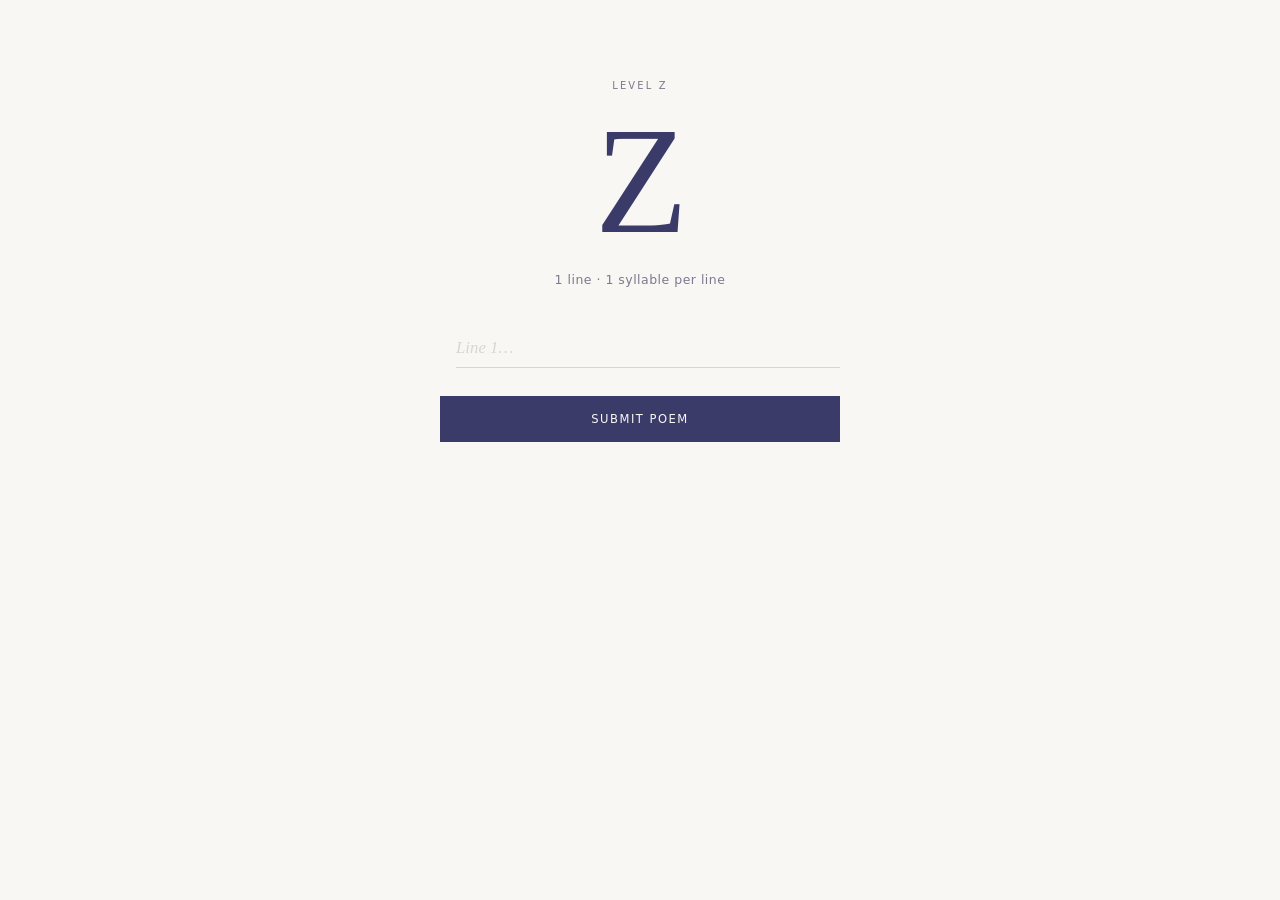
<file: poetry-puzzle/index.html>
<!DOCTYPE html>
<html lang="en">
<head>
  <meta charset="UTF-8">
  <meta name="viewport" content="width=device-width, initial-scale=1.0">
  <title>Verse Puzzle</title>
  <link rel="stylesheet" href="styles.css">
</head>
<body>
  <div id="app"></div>
  <script src="app.js"></script>
</body>
</html>
</file>
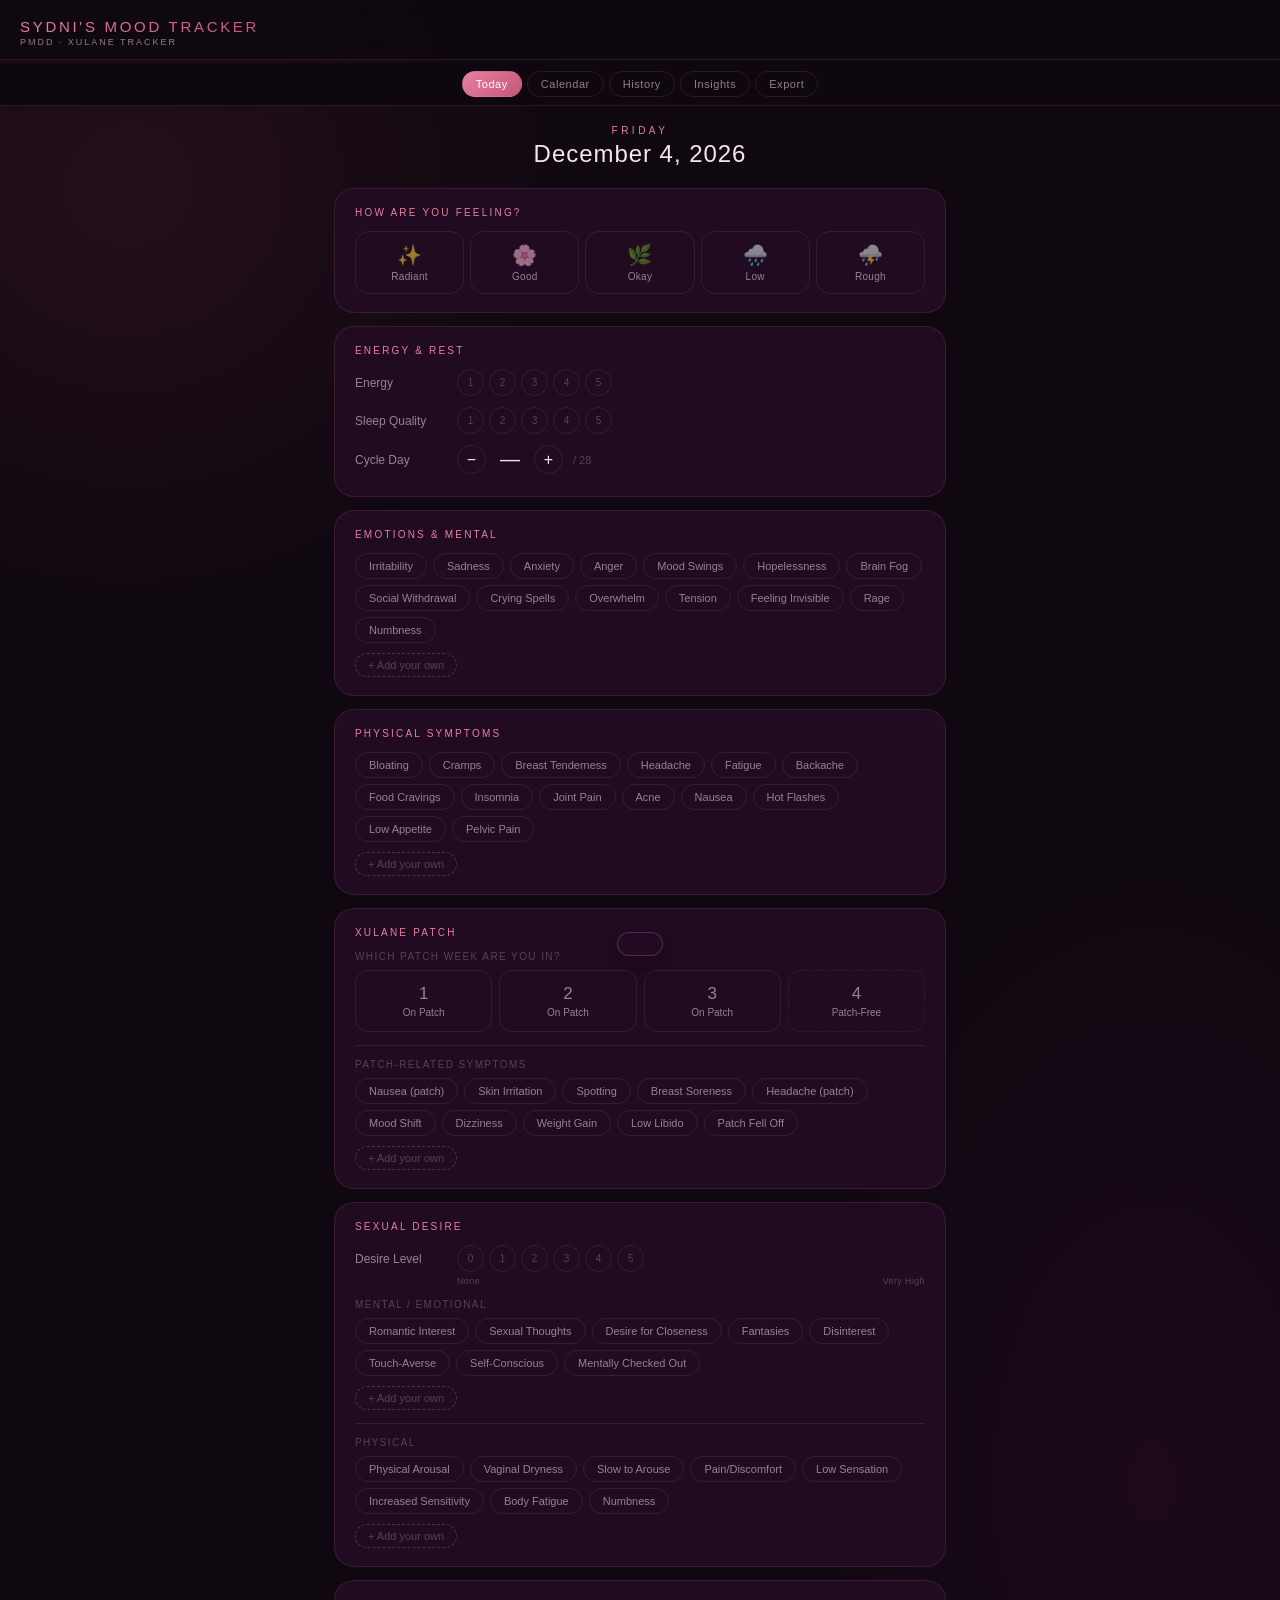
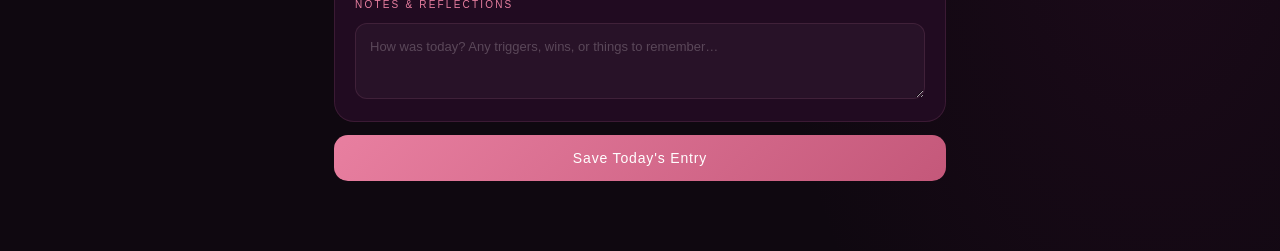
<file: sydni-mood-tracker.html>
<!DOCTYPE html>
<html lang="en">
<head>
<meta charset="UTF-8">
<meta name="viewport" content="width=device-width, initial-scale=1.0">
<title>Sydni's Mood Tracker — PMDD & Xulane</title>
<style>
*{margin:0;padding:0;box-sizing:border-box;}

:root{
  --bg:#0f0810;
  --card:rgba(35,12,35,0.92);
  --border:rgba(210,120,160,0.14);
  --border2:rgba(210,120,160,0.3);
  --rose:#E87FA0;
  --rose-l:#F5B8CC;
  --rose-d:#C4587A;
  --gold:#C9A96E;
  --gold-l:#E0C88A;
  --green:#7ED3A0;
  --blue:#A8D4E6;
  --yellow:#F0D080;
  --text:#F5E6EC;
  --muted:rgba(245,230,236,0.55);
  --faint:rgba(245,230,236,0.25);
  --gr:linear-gradient(135deg,#E87FA0,#C4587A);
  --gg:linear-gradient(135deg,#D4BC7A,#A07848);
}

body{
  font-family:-apple-system,BlinkMacSystemFont,'Segoe UI',sans-serif;
  background:var(--bg);color:var(--text);min-height:100vh;
  background-image:
    radial-gradient(ellipse 60% 40% at 10% 10%,rgba(180,60,100,0.12) 0%,transparent 60%),
    radial-gradient(ellipse 50% 60% at 90% 80%,rgba(100,20,80,0.15) 0%,transparent 60%);
}

/* ── Header ── */
.hdr{
  padding:18px 20px 12px;display:flex;align-items:center;justify-content:space-between;
  border-bottom:1px solid var(--border);background:rgba(15,8,16,0.9);
  backdrop-filter:blur(30px);position:sticky;top:0;z-index:200;
}
.logo{font-size:15px;font-weight:300;letter-spacing:.18em;text-transform:uppercase;
  background:var(--gr);-webkit-background-clip:text;-webkit-text-fill-color:transparent;background-clip:text;}
.logo-sub{font-size:9px;letter-spacing:.22em;color:var(--muted);text-transform:uppercase;margin-top:2px;}
.streak{font-size:11px;color:var(--rose-l);letter-spacing:.05em;}

/* ── Nav ── */
.nav{
  display:flex;justify-content:center;flex-wrap:wrap;padding:8px 12px;gap:5px;
  background:rgba(15,8,16,0.97);backdrop-filter:blur(30px);
  border-bottom:1px solid var(--border);position:sticky;top:63px;z-index:100;
}
.nb{
  padding:6px 13px;border:1px solid var(--border);border-radius:100px;
  background:transparent;color:var(--muted);font-size:11px;letter-spacing:.05em;
  cursor:pointer;transition:all .2s;font-family:inherit;
}
.nb.on{background:var(--gr);border-color:transparent;color:#fff;}
.nb:hover:not(.on){border-color:var(--border2);color:var(--text);}

/* ── Layout ── */
.main{max-width:640px;margin:0 auto;padding:18px 14px 70px;}
.tab{display:none;}.tab.on{display:block;}

/* ── Cards ── */
.card{
  background:var(--card);border:1px solid var(--border);
  border-radius:20px;padding:18px 20px;margin-bottom:13px;
  backdrop-filter:blur(20px);
}
.ct{font-size:10px;letter-spacing:.22em;text-transform:uppercase;color:var(--rose);margin-bottom:13px;font-weight:500;}
.sl{font-size:10px;letter-spacing:.14em;text-transform:uppercase;color:var(--faint);margin-bottom:8px;margin-top:4px;}
.divider{height:1px;background:var(--border);margin:13px 0;}

/* ── Date ── */
.date-block{text-align:center;margin-bottom:20px;padding-top:4px;}
.dow{font-size:10px;letter-spacing:.35em;text-transform:uppercase;color:var(--rose);}
.ddate{font-size:24px;font-weight:200;letter-spacing:.04em;margin:4px 0 2px;}

/* ── Patch banner ── */
.pbanner{
  background:linear-gradient(135deg,rgba(201,169,110,.12),rgba(201,169,110,.04));
  border:1px solid rgba(201,169,110,.28);border-radius:14px;
  padding:12px 16px;display:flex;align-items:center;justify-content:space-between;margin-bottom:13px;
}
.pb-label{font-size:13px;color:var(--gold);}
.pb-sub{font-size:10px;color:rgba(201,169,110,.5);margin-top:2px;}
.pb-right{font-size:26px;font-weight:200;color:var(--gold);}

/* ── Mood ── */
.mood-row{display:flex;gap:6px;}
.mb{
  flex:1;min-width:48px;padding:11px 5px;border:1px solid var(--border);border-radius:14px;
  background:transparent;color:var(--muted);cursor:pointer;
  display:flex;flex-direction:column;align-items:center;gap:4px;
  font-size:10px;letter-spacing:.03em;transition:all .2s;font-family:inherit;
}
.mb .em{font-size:20px;}
.mb:hover{border-color:var(--border2);color:var(--text);}
.mb.on{border-color:var(--rose);background:rgba(232,127,160,.1);color:var(--rose-l);}

/* ── Dot sliders ── */
.dot-row{display:flex;align-items:center;gap:10px;margin-bottom:11px;}
.dot-lbl{font-size:12px;color:var(--muted);width:92px;flex-shrink:0;}
.dots{display:flex;gap:5px;flex:1;}
.d{
  width:27px;height:27px;border-radius:50%;border:1.5px solid var(--border);
  background:transparent;cursor:pointer;transition:all .15s;
  font-size:10px;color:var(--faint);font-family:inherit;
  display:flex;align-items:center;justify-content:center;
}
.d.on{background:var(--gr);border-color:transparent;color:#fff;}

/* ── Stepper ── */
.num-row{display:flex;align-items:center;gap:10px;margin-bottom:4px;}
.nrlbl{font-size:12px;color:var(--muted);width:92px;flex-shrink:0;}
.stepper{display:flex;align-items:center;gap:10px;}
.step{
  width:29px;height:29px;border-radius:50%;border:1.5px solid var(--border);
  background:transparent;color:var(--text);cursor:pointer;font-size:16px;
  display:flex;align-items:center;justify-content:center;transition:all .15s;font-family:inherit;
}
.step:hover{border-color:var(--rose);color:var(--rose);}
.sval{font-size:20px;font-weight:200;min-width:28px;text-align:center;}
.sunit{font-size:11px;color:var(--faint);}

/* ── Symptom tags ── */
.sg{display:flex;flex-wrap:wrap;gap:6px;}
.st{
  padding:6px 13px;border:1px solid var(--border);border-radius:100px;
  background:transparent;color:var(--muted);font-size:11px;cursor:pointer;
  transition:all .18s;user-select:none;font-family:inherit;
}
.st:hover{border-color:var(--border2);color:var(--text);}
.st.on{border-color:var(--rose);background:rgba(232,127,160,.12);color:var(--rose-l);}

/* ── Add Custom ── */
.add-custom-row{display:flex;align-items:center;gap:7px;margin-top:10px;}
.add-custom-toggle{
  padding:5px 12px;border:1px dashed rgba(210,120,160,.3);border-radius:100px;
  background:transparent;color:var(--faint);font-size:11px;cursor:pointer;
  transition:all .2s;font-family:inherit;
}
.add-custom-toggle:hover{border-color:var(--rose);color:var(--rose);}
.custom-input-wrap{display:none;}
.custom-input-wrap.open{display:block;margin-top:10px;}
.suggest-sg{max-height:150px;overflow-y:auto;padding:2px;display:flex;flex-wrap:wrap;gap:6px;}
.custom-type-row{display:flex;align-items:center;gap:6px;margin-top:10px;}
.cin{
  flex:1;background:rgba(255,255,255,.04);border:1px solid var(--border);
  border-radius:100px;padding:5px 13px;color:var(--text);font-size:12px;
  outline:none;font-family:inherit;transition:border-color .2s;
}
.cin:focus{border-color:var(--border2);}
.cin::placeholder{color:var(--faint);}
.cadd{
  padding:5px 14px;background:var(--gr);border:none;border-radius:100px;
  color:#fff;font-size:12px;cursor:pointer;font-family:inherit;
  white-space:nowrap;
}

/* ── Symptom timing ── */
.time-row{margin-bottom:13px;}
.time-row:last-child{margin-bottom:0;}
.time-sym-name{font-size:12px;color:var(--text);margin-bottom:7px;}
.time-chips{display:flex;flex-wrap:wrap;gap:6px;}
.time-chip{
  padding:5px 12px;border:1px solid var(--border);border-radius:100px;
  background:transparent;color:var(--muted);font-size:10px;cursor:pointer;
  transition:all .18s;font-family:inherit;
}
.time-chip:hover{border-color:var(--border2);color:var(--text);}
.time-chip.on{border-color:var(--rose);background:rgba(232,127,160,.12);color:var(--rose-l);}

/* ── Go Deeper ── */
.dd-q{margin-bottom:17px;}
.dd-q:last-child{margin-bottom:0;}
.dd-q-text{font-size:13px;color:var(--text);margin-bottom:8px;line-height:1.4;}
.dd-chips{display:flex;flex-wrap:wrap;gap:6px;}
.dd-chip{
  padding:7px 14px;border:1px solid var(--border);border-radius:100px;
  background:transparent;color:var(--muted);font-size:11px;cursor:pointer;
  transition:all .18s;font-family:inherit;
}
.dd-chip:hover{border-color:var(--border2);color:var(--text);}
.dd-chip.on{border-color:var(--gold);background:rgba(201,169,110,.14);color:var(--gold-l);}

/* ── Patch weeks ── */
.pw-grid{display:grid;grid-template-columns:repeat(4,1fr);gap:7px;}
.pwb{
  padding:13px 5px;border:1px solid var(--border);border-radius:13px;
  background:transparent;color:var(--muted);cursor:pointer;
  text-align:center;transition:all .2s;font-size:10px;font-family:inherit;
}
.pwb .wn{font-size:17px;font-weight:200;display:block;margin-bottom:3px;}
.pwb.on{border-color:var(--gold);background:rgba(201,169,110,.1);color:var(--gold);}
.pwb.free{border-style:dashed;}
.pwb.free.on{border-color:var(--rose);background:rgba(232,127,160,.1);color:var(--rose-l);border-style:dashed;}

/* ── Notes ── */
.ntxt{
  width:100%;background:rgba(255,255,255,.03);border:1px solid var(--border);
  border-radius:12px;padding:12px 14px;color:var(--text);font-size:13px;
  line-height:1.65;resize:vertical;min-height:76px;
  font-family:inherit;outline:none;transition:border-color .2s;
}
.ntxt:focus{border-color:var(--border2);}
.ntxt::placeholder{color:var(--faint);}

/* ── Save btn ── */
.sbtn{
  width:100%;padding:15px;background:var(--gr);border:none;border-radius:14px;
  color:#fff;font-size:14px;font-weight:500;letter-spacing:.06em;cursor:pointer;
  transition:opacity .2s,transform .1s;font-family:inherit;
}
.sbtn:hover{opacity:.9;}
.sbtn:active{transform:scale(.99);}

/* ── Calendar ── */
.cal-nav{display:flex;align-items:center;justify-content:space-between;margin-bottom:13px;}
.cal-lbl{font-size:13px;letter-spacing:.1em;text-transform:uppercase;}
.cnb{
  padding:6px 14px;border:1px solid var(--border);border-radius:100px;
  background:transparent;color:var(--muted);font-size:18px;
  cursor:pointer;transition:all .2s;line-height:1;
}
.cnb:hover{border-color:var(--border2);color:var(--text);}
.cg{display:grid;grid-template-columns:repeat(7,1fr);gap:3px;}
.ch{font-size:9px;text-align:center;color:var(--faint);letter-spacing:.1em;padding:3px 0 6px;}
.cd{
  aspect-ratio:1;border-radius:9px;display:flex;flex-direction:column;
  align-items:center;justify-content:center;cursor:pointer;
  transition:all .15s;position:relative;
}
.cd:hover{filter:brightness(1.2);}
.cd.emp{opacity:0;pointer-events:none;}
.cd.td{border:1.5px solid var(--rose);}
.cd.has-data{cursor:pointer;}
.dn{font-size:11px;color:var(--muted);line-height:1;}
.cd.td .dn{color:var(--rose-l);}
.mdot{width:5px;height:5px;border-radius:50%;margin-top:2px;}
.sym-pip{
  width:4px;height:4px;border-radius:50%;
  background:var(--faint);margin-top:1px;
}
.sym-count-badge{
  position:absolute;top:3px;right:3px;
  font-size:8px;color:var(--faint);line-height:1;
}

/* ── Legend ── */
.lg{display:flex;flex-wrap:wrap;gap:10px;}
.li{display:flex;align-items:center;gap:5px;font-size:11px;color:var(--muted);}
.ldot{width:8px;height:8px;border-radius:50%;}

/* ── Stats grid ── */
.stats{display:grid;grid-template-columns:repeat(3,1fr);gap:10px;margin-bottom:13px;}
.sc{background:var(--card);border:1px solid var(--border);border-radius:15px;padding:13px;text-align:center;}
.sv{font-size:26px;font-weight:200;color:var(--rose-l);}
.slb{font-size:9px;text-transform:uppercase;letter-spacing:.1em;color:var(--faint);margin-top:3px;}

/* ── Patterns ── */
.pat-row{display:flex;align-items:center;gap:10px;margin-bottom:8px;}
.pat-name{font-size:12px;color:var(--muted);width:130px;flex-shrink:0;white-space:nowrap;overflow:hidden;text-overflow:ellipsis;}
.pat-bar-wrap{flex:1;height:6px;background:rgba(255,255,255,.06);border-radius:3px;overflow:hidden;}
.pat-bar-fill{height:100%;background:var(--gr);border-radius:3px;transition:width .4s ease;}
.pat-count{font-size:11px;color:var(--faint);width:40px;text-align:right;flex-shrink:0;}

.pw-stat-row{display:flex;align-items:center;justify-content:space-between;padding:8px 0;border-bottom:1px solid var(--border);}
.pw-stat-row:last-child{border-bottom:none;}
.pw-label{font-size:12px;color:var(--muted);}
.pw-avg{font-size:12px;font-weight:500;}
.pw-mood-bar{height:4px;border-radius:2px;margin-top:4px;}

/* ── History ── */
.he{background:var(--card);border:1px solid var(--border);border-radius:15px;padding:13px 17px;margin-bottom:9px;cursor:pointer;transition:border-color .2s;}
.he:hover{border-color:var(--border2);}
.hed{font-size:10px;letter-spacing:.07em;color:var(--faint);text-transform:uppercase;}
.hes{display:flex;flex-wrap:wrap;gap:5px;margin-top:7px;}
.hec{font-size:10px;padding:3px 9px;border-radius:100px;background:rgba(232,127,160,.1);border:1px solid rgba(232,127,160,.2);color:var(--rose-l);}
.hen{font-size:11px;color:var(--faint);font-style:italic;margin-top:6px;}

/* ── Export ── */
.ea{
  background:rgba(255,255,255,.02);border:1px solid var(--border);border-radius:12px;
  padding:14px;font-family:'Courier New',monospace;font-size:11.5px;
  color:var(--muted);line-height:1.75;max-height:320px;overflow-y:auto;white-space:pre-wrap;
}
.ebrow{display:flex;gap:8px;flex-wrap:wrap;margin-bottom:13px;align-items:center;}
.eb{
  padding:9px 18px;border:1px solid var(--border);border-radius:100px;
  background:transparent;color:var(--muted);font-size:12px;cursor:pointer;
  transition:all .2s;font-family:inherit;
}
.eb.pri{background:var(--gr);border-color:transparent;color:#fff;}
.eb:hover:not(.pri){border-color:var(--border2);color:var(--text);}
.esel{
  padding:8px 14px;background:rgba(255,255,255,.05);border:1px solid var(--border);
  border-radius:100px;color:var(--text);font-size:12px;cursor:pointer;outline:none;font-family:inherit;
}
.export-check-grid{display:flex;flex-direction:column;gap:11px;}
.exp-check{display:flex;align-items:center;gap:11px;font-size:13px;color:var(--muted);cursor:pointer;}
.exp-check input[type=checkbox]{
  width:18px;height:18px;flex-shrink:0;accent-color:var(--rose);cursor:pointer;
}
.exp-check-actions{display:flex;gap:8px;margin-top:14px;}
.aihint{
  font-size:12px;line-height:1.8;padding:12px;background:rgba(255,255,255,.02);
  border-radius:10px;border:1px solid var(--border);font-style:italic;color:var(--faint);
}
.aihintlbl{color:var(--rose-l);font-style:normal;font-size:12px;margin-bottom:6px;display:block;}

/* ── Day detail modal ── */
.modal-overlay{
  position:fixed;inset:0;z-index:500;background:rgba(0,0,0,.75);
  backdrop-filter:blur(12px);display:flex;align-items:flex-end;
  justify-content:center;padding:16px;opacity:0;pointer-events:none;transition:opacity .25s;
}
.modal-overlay.open{opacity:1;pointer-events:all;}
.modal-card{
  background:#1e0a1e;border:1px solid var(--border2);border-radius:24px;
  padding:22px;width:100%;max-width:500px;max-height:80vh;overflow-y:auto;
  transform:translateY(30px);transition:transform .28s ease;
}
.modal-overlay.open .modal-card{transform:translateY(0);}
.modal-header{display:flex;align-items:flex-start;justify-content:space-between;margin-bottom:16px;}
.modal-date{font-size:14px;font-weight:300;color:var(--text);}
.modal-close{
  width:28px;height:28px;border-radius:50%;border:1px solid var(--border);
  background:transparent;color:var(--muted);cursor:pointer;font-size:14px;
  display:flex;align-items:center;justify-content:center;flex-shrink:0;transition:all .15s;
}
.modal-close:hover{border-color:var(--rose);color:var(--rose);}
.modal-row{display:flex;align-items:center;gap:10px;margin-bottom:10px;}
.modal-lbl{font-size:10px;letter-spacing:.15em;text-transform:uppercase;color:var(--faint);width:80px;flex-shrink:0;}
.modal-val{font-size:13px;color:var(--text);}
.modal-chips{display:flex;flex-wrap:wrap;gap:5px;margin-top:4px;}
.mchip{font-size:10px;padding:3px 9px;border-radius:100px;background:rgba(232,127,160,.1);border:1px solid rgba(232,127,160,.2);color:var(--rose-l);}
.modal-notes{font-size:12px;color:var(--faint);font-style:italic;line-height:1.6;margin-top:4px;padding:10px;background:rgba(255,255,255,.02);border-radius:8px;border:1px solid var(--border);}

/* ── Toast ── */
.toast{
  position:fixed;bottom:24px;left:50%;transform:translateX(-50%) translateY(80px);
  background:rgba(35,12,35,.97);border:1px solid var(--border2);border-radius:100px;
  padding:11px 22px;font-size:12px;color:var(--rose-l);backdrop-filter:blur(20px);
  transition:transform .3s ease;z-index:999;white-space:nowrap;box-shadow:0 8px 32px rgba(0,0,0,.4);
}
.toast.on{transform:translateX(-50%) translateY(0);}

/* ── Insights ── */
.verdict-card{
  border-radius:16px;padding:18px 20px;margin-bottom:13px;
  border:1px solid;
}
.verdict-icon{font-size:28px;margin-bottom:8px;}
.verdict-title{font-size:16px;font-weight:300;letter-spacing:.04em;margin-bottom:8px;}
.verdict-desc{font-size:13px;color:var(--muted);line-height:1.65;}
.signal-list{margin-top:12px;display:flex;flex-direction:column;gap:6px;}
.signal-item{
  display:flex;align-items:flex-start;gap:8px;
  font-size:12px;color:var(--muted);line-height:1.5;
}
.signal-dot{
  width:6px;height:6px;border-radius:50%;
  background:var(--rose);flex-shrink:0;margin-top:5px;
}
.phase-table{width:100%;border-collapse:collapse;}
.phase-table th{
  font-size:10px;letter-spacing:.12em;text-transform:uppercase;
  color:var(--faint);padding:6px 10px;text-align:center;font-weight:400;
}
.phase-table td{
  font-size:14px;font-weight:200;padding:8px 10px;
  text-align:center;border-top:1px solid var(--border);
}
.phase-table .row-lbl{font-size:11px;color:var(--muted);text-align:left;font-weight:400;}
.phase-better{color:#7ED3A0;}
.phase-worse{color:#E87FA0;}
.insight-disclaimer{
  font-size:11px;color:var(--faint);line-height:1.6;
  padding:12px 14px;background:rgba(255,255,255,.02);
  border-radius:10px;border:1px solid var(--border);margin-top:4px;
}
.need-more{
  text-align:center;padding:32px 20px;
  font-size:13px;color:var(--muted);line-height:1.8;
}
.need-more .big{font-size:32px;margin-bottom:10px;}

/* ── Scrollbar ── */
::-webkit-scrollbar{width:4px;}
::-webkit-scrollbar-track{background:transparent;}
::-webkit-scrollbar-thumb{background:var(--border);border-radius:4px;}
.empty{text-align:center;color:var(--faint);padding:40px 20px;font-size:13px;line-height:2;}
</style>
</head>
<body>

<!-- Header -->
<div class="hdr">
  <div>
    <div class="logo">Sydni's Mood Tracker</div>
    <div class="logo-sub">PMDD · Xulane Tracker</div>
  </div>
  <div class="streak" id="streak"></div>
</div>

<!-- Nav -->
<div class="nav">
  <button class="nb on" onclick="showTab('today',this)">Today</button>
  <button class="nb" onclick="showTab('calendar',this)">Calendar</button>
  <button class="nb" onclick="showTab('history',this)">History</button>
  <button class="nb" onclick="showTab('insights',this)">Insights</button>
  <button class="nb" onclick="showTab('export',this)">Export</button>
</div>

<div class="main">

  <!-- ══ TODAY ══ -->
  <div id="tab-today" class="tab on">

    <div class="date-block">
      <div class="dow" id="dow"></div>
      <div class="ddate" id="ddate"></div>
    </div>

    <div class="pbanner" id="pbanner" style="display:none">
      <div>
        <div class="pb-label" id="pb-label">Patch Week</div>
        <div class="pb-sub" id="pb-sub"></div>
      </div>
      <div class="pb-right" id="pb-right"></div>
    </div>

    <!-- Mood -->
    <div class="card">
      <div class="ct">How are you feeling?</div>
      <div class="mood-row">
        <button class="mb" onclick="setMood('radiant')" id="m-radiant"><span class="em">✨</span>Radiant</button>
        <button class="mb" onclick="setMood('good')" id="m-good"><span class="em">🌸</span>Good</button>
        <button class="mb" onclick="setMood('okay')" id="m-okay"><span class="em">🌿</span>Okay</button>
        <button class="mb" onclick="setMood('low')" id="m-low"><span class="em">🌧️</span>Low</button>
        <button class="mb" onclick="setMood('rough')" id="m-rough"><span class="em">⛈️</span>Rough</button>
      </div>
    </div>

    <!-- Energy & Rest -->
    <div class="card">
      <div class="ct">Energy & Rest</div>
      <div class="dot-row">
        <div class="dot-lbl">Energy</div>
        <div class="dots" id="en-dots">
          <button class="d" onclick="setRating('energy',1)">1</button>
          <button class="d" onclick="setRating('energy',2)">2</button>
          <button class="d" onclick="setRating('energy',3)">3</button>
          <button class="d" onclick="setRating('energy',4)">4</button>
          <button class="d" onclick="setRating('energy',5)">5</button>
        </div>
      </div>
      <div class="dot-row">
        <div class="dot-lbl">Sleep Quality</div>
        <div class="dots" id="sl-dots">
          <button class="d" onclick="setRating('sleep',1)">1</button>
          <button class="d" onclick="setRating('sleep',2)">2</button>
          <button class="d" onclick="setRating('sleep',3)">3</button>
          <button class="d" onclick="setRating('sleep',4)">4</button>
          <button class="d" onclick="setRating('sleep',5)">5</button>
        </div>
      </div>
      <div class="num-row">
        <div class="nrlbl">Cycle Day</div>
        <div class="stepper">
          <button class="step" onclick="stepCycle(-1)">−</button>
          <div class="sval" id="cyc-val">—</div>
          <button class="step" onclick="stepCycle(1)">+</button>
          <span class="sunit">/ 28</span>
        </div>
      </div>
    </div>

    <!-- Emotional symptoms -->
    <div class="card">
      <div class="ct">Emotions & Mental</div>
      <div class="sg" id="pmdd-e"></div>
      <div class="add-custom-row">
        <button class="add-custom-toggle" onclick="toggleAddCustom('e')">+ Add your own</button>
      </div>
      <div class="custom-input-wrap" id="ciw-e">
        <div class="sl">More to choose from</div>
        <div class="suggest-sg" id="suggest-e"></div>
        <div class="custom-type-row">
          <input class="cin" id="cin-e" placeholder="Don't see it? Type your own…" maxlength="30"
            onkeydown="if(event.key==='Enter') addCustom('e','pmdd-e')">
          <button class="cadd" onclick="addCustom('e','pmdd-e')">Add</button>
        </div>
      </div>
    </div>

    <!-- Physical symptoms -->
    <div class="card">
      <div class="ct">Physical Symptoms</div>
      <div class="sg" id="pmdd-p"></div>
      <div class="add-custom-row">
        <button class="add-custom-toggle" onclick="toggleAddCustom('p')">+ Add your own</button>
      </div>
      <div class="custom-input-wrap" id="ciw-p">
        <div class="sl">More to choose from</div>
        <div class="suggest-sg" id="suggest-p"></div>
        <div class="custom-type-row">
          <input class="cin" id="cin-p" placeholder="Don't see it? Type your own…" maxlength="30"
            onkeydown="if(event.key==='Enter') addCustom('p','pmdd-p')">
          <button class="cadd" onclick="addCustom('p','pmdd-p')">Add</button>
        </div>
      </div>
    </div>

    <!-- Xulane -->
    <div class="card">
      <div class="ct">Xulane Patch</div>
      <div class="sl">Which patch week are you in?</div>
      <div class="pw-grid">
        <button class="pwb" onclick="setPW(1)" id="pw1"><span class="wn">1</span>On Patch</button>
        <button class="pwb" onclick="setPW(2)" id="pw2"><span class="wn">2</span>On Patch</button>
        <button class="pwb" onclick="setPW(3)" id="pw3"><span class="wn">3</span>On Patch</button>
        <button class="pwb free" onclick="setPW(4)" id="pw4"><span class="wn">4</span>Patch-Free</button>
      </div>
      <div class="divider"></div>
      <div class="sl">Patch-related symptoms</div>
      <div class="sg" id="xul-s"></div>
      <div class="add-custom-row">
        <button class="add-custom-toggle" onclick="toggleAddCustom('x')">+ Add your own</button>
      </div>
      <div class="custom-input-wrap" id="ciw-x">
        <div class="sl">More to choose from</div>
        <div class="suggest-sg" id="suggest-x"></div>
        <div class="custom-type-row">
          <input class="cin" id="cin-x" placeholder="Don't see it? Type your own…" maxlength="30"
            onkeydown="if(event.key==='Enter') addCustom('x','xul-s')">
          <button class="cadd" onclick="addCustom('x','xul-s')">Add</button>
        </div>
      </div>
    </div>

    <!-- Sexual Desire -->
    <div class="card">
      <div class="ct">Sexual Desire</div>
      <div class="dot-row">
        <div class="dot-lbl">Desire Level</div>
        <div class="dots" id="desire-dots">
          <button class="d" onclick="setDesire(0)">0</button>
          <button class="d" onclick="setDesire(1)">1</button>
          <button class="d" onclick="setDesire(2)">2</button>
          <button class="d" onclick="setDesire(3)">3</button>
          <button class="d" onclick="setDesire(4)">4</button>
          <button class="d" onclick="setDesire(5)">5</button>
        </div>
      </div>
      <div style="display:flex;justify-content:space-between;margin:-7px 0 13px 102px;font-size:9px;color:var(--faint);letter-spacing:.04em;">
        <span>None</span>
        <span id="desire-label" style="color:var(--rose-l);font-size:10px;letter-spacing:.08em;text-transform:uppercase;"></span>
        <span>Very High</span>
      </div>
      <div class="sl">Mental / Emotional</div>
      <div class="sg" id="desire-mental"></div>
      <div class="add-custom-row">
        <button class="add-custom-toggle" onclick="toggleAddCustom('dm')">+ Add your own</button>
      </div>
      <div class="custom-input-wrap" id="ciw-dm">
        <div class="sl">More to choose from</div>
        <div class="suggest-sg" id="suggest-dm"></div>
        <div class="custom-type-row">
          <input class="cin" id="cin-dm" placeholder="Don't see it? Type your own…" maxlength="30"
            onkeydown="if(event.key==='Enter') addCustom('dm','desire-mental')">
          <button class="cadd" onclick="addCustom('dm','desire-mental')">Add</button>
        </div>
      </div>
      <div class="divider"></div>
      <div class="sl">Physical</div>
      <div class="sg" id="desire-physical"></div>
      <div class="add-custom-row">
        <button class="add-custom-toggle" onclick="toggleAddCustom('dp')">+ Add your own</button>
      </div>
      <div class="custom-input-wrap" id="ciw-dp">
        <div class="sl">More to choose from</div>
        <div class="suggest-sg" id="suggest-dp"></div>
        <div class="custom-type-row">
          <input class="cin" id="cin-dp" placeholder="Don't see it? Type your own…" maxlength="30"
            onkeydown="if(event.key==='Enter') addCustom('dp','desire-physical')">
          <button class="cadd" onclick="addCustom('dp','desire-physical')">Add</button>
        </div>
      </div>
    </div>

    <!-- Symptom Timing -->
    <div class="card" id="time-card" style="display:none">
      <div class="ct">When Did You Notice These?</div>
      <div id="time-list"></div>
    </div>

    <!-- Go Deeper -->
    <div class="card" id="deepdive-card" style="display:none">
      <div class="ct">Let's Go Deeper</div>
      <div class="sl" style="margin-bottom:14px;">You logged some emotional symptoms today — a few more questions to help spot patterns</div>
      <div id="deepdive-body"></div>
    </div>

    <!-- Notes -->
    <div class="card">
      <div class="ct">Notes & Reflections</div>
      <textarea class="ntxt" id="notes" placeholder="How was today? Any triggers, wins, or things to remember…"></textarea>
    </div>

    <button class="sbtn" onclick="save()">Save Today's Entry</button>
  </div>

  <!-- ══ CALENDAR ══ -->
  <div id="tab-calendar" class="tab">
    <div class="card">
      <div class="cal-nav">
        <button class="cnb" onclick="changeMonth(-1)">‹</button>
        <div class="cal-lbl" id="cal-lbl"></div>
        <button class="cnb" onclick="changeMonth(1)">›</button>
      </div>
      <div class="cg" id="cal-grid"></div>
    </div>

    <div class="stats" id="cal-stats"></div>

    <!-- Pattern analysis -->
    <div class="card" id="pat-card" style="display:none">
      <div class="ct">This Month's Patterns</div>
      <div id="pat-symptoms"></div>
      <div id="pat-patchweeks"></div>
    </div>

    <!-- Legend -->
    <div class="card">
      <div class="ct">Legend</div>
      <div class="lg">
        <div class="li"><div class="ldot" style="background:#7ED3A0"></div>Radiant</div>
        <div class="li"><div class="ldot" style="background:#A8D4E6"></div>Good</div>
        <div class="li"><div class="ldot" style="background:#F0D080"></div>Okay</div>
        <div class="li"><div class="ldot" style="background:#E87FA0"></div>Low</div>
        <div class="li"><div class="ldot" style="background:#C4587A"></div>Rough</div>
        <div class="li"><div class="ldot" style="background:var(--faint)"></div>Symptoms logged</div>
      </div>
      <div style="font-size:10px;color:var(--faint);margin-top:10px;">Tap any logged day to see details.</div>
    </div>
  </div>

  <!-- ══ HISTORY ══ -->
  <div id="tab-history" class="tab">
    <div id="hist-list"></div>
  </div>

  <!-- ══ INSIGHTS ══ -->
  <div id="tab-insights" class="tab">
    <div id="insights-body"></div>
  </div>

  <!-- ══ EXPORT ══ -->
  <div id="tab-export" class="tab">
    <div class="card">
      <div class="ct">What to Include</div>
      <div class="export-check-grid" id="export-checks">
        <label class="exp-check"><input type="checkbox" checked data-key="moodRatings"><span>Mood, Energy & Sleep</span></label>
        <label class="exp-check"><input type="checkbox" checked data-key="cycle"><span>Cycle Day & Patch Week</span></label>
        <label class="exp-check"><input type="checkbox" checked data-key="pmddSyms"><span>Emotional & Physical Symptoms</span></label>
        <label class="exp-check"><input type="checkbox" checked data-key="xulaneSyms"><span>Xulane Patch Symptoms</span></label>
        <label class="exp-check"><input type="checkbox" checked data-key="desire"><span>Sexual Desire</span></label>
        <label class="exp-check"><input type="checkbox" checked data-key="deepdive"><span>Go Deeper Answers</span></label>
        <label class="exp-check"><input type="checkbox" checked data-key="notes"><span>Personal Notes</span></label>
        <div class="divider"></div>
        <label class="exp-check"><input type="checkbox" checked data-key="dailyLog"><span>Full day-by-day log (uncheck for summary only)</span></label>
      </div>
      <div class="exp-check-actions">
        <button class="eb" onclick="setAllExportChecks(true)">Select All</button>
        <button class="eb" onclick="setAllExportChecks(false)">Clear All</button>
      </div>
    </div>

    <div class="card">
      <div class="ct">Generate Report</div>
      <p style="font-size:12px;color:var(--muted);line-height:1.7;margin-bottom:13px;">Generate a formatted report to paste into Claude, ChatGPT, or share with your doctor.</p>
      <div class="ebrow">
        <select class="esel" id="erange">
          <option value="7">Last 7 days</option>
          <option value="14">Last 14 days</option>
          <option value="30" selected>Last 30 days</option>
          <option value="60">Last 60 days</option>
          <option value="90">Last 90 days</option>
          <option value="all">All time</option>
        </select>
        <button class="eb pri" onclick="genReport()">Generate Report</button>
      </div>
    </div>

    <div class="card" id="rcard" style="display:none">
      <div style="display:flex;align-items:center;justify-content:space-between;margin-bottom:11px;">
        <div class="ct" style="margin-bottom:0">Report</div>
        <div style="display:flex;gap:7px;">
          <button class="eb" onclick="copyReport()" id="cpybtn">Copy</button>
          <button class="eb" onclick="dlReport()">Download</button>
        </div>
      </div>
      <div class="ea" id="rout"></div>
    </div>

    <div class="card">
      <div class="ct">How to use with AI</div>
      <span class="aihintlbl">Paste this prompt + your report into Claude or ChatGPT:</span>
      <div class="aihint">"Here is my PMDD & Xulane tracker data. Please analyze my patterns and tell me: (1) when my worst symptom days cluster in my cycle, (2) whether my Xulane patch week correlates with mood or symptom shifts, (3) which emotions and physical symptoms repeat most, and (4) what I should bring up with my doctor."</div>
      <span class="aihintlbl" style="margin-top:12px;">For your doctor:</span>
      <div class="aihint" style="font-style:normal;">Copy the report → paste into Notes → print or email before your appointment.</div>
    </div>
  </div>

</div>

<!-- Day Detail Modal -->
<div class="modal-overlay" id="day-modal" onclick="closeModal(event)">
  <div class="modal-card" id="modal-card">
    <div class="modal-header">
      <div>
        <div style="font-size:10px;letter-spacing:.2em;text-transform:uppercase;color:var(--rose);margin-bottom:4px;">Daily Entry</div>
        <div class="modal-date" id="modal-date"></div>
      </div>
      <button class="modal-close" onclick="closeModal()">✕</button>
    </div>
    <div id="modal-body"></div>
  </div>
</div>

<!-- Toast -->
<div class="toast" id="toast"></div>

<script>
// ── Constants ──────────────────────────────────────────────
const MC={radiant:'#7ED3A0',good:'#A8D4E6',okay:'#F0D080',low:'#E87FA0',rough:'#C4587A'};
const ME={radiant:'✨',good:'🌸',okay:'🌿',low:'🌧️',rough:'⛈️'};
const MS={radiant:5,good:4,okay:3,low:2,rough:1};

const DEF_E=['Irritability','Sadness','Anxiety','Anger','Mood Swings','Hopelessness','Brain Fog','Social Withdrawal','Crying Spells','Overwhelm','Tension','Feeling Invisible','Rage','Numbness'];
const DEF_P=['Bloating','Cramps','Breast Tenderness','Headache','Fatigue','Backache','Food Cravings','Insomnia','Joint Pain','Acne','Nausea','Hot Flashes','Low Appetite','Pelvic Pain'];
const DEF_X=['Nausea (patch)','Skin Irritation','Spotting','Breast Soreness','Headache (patch)','Mood Shift','Dizziness','Weight Gain','Low Libido','Patch Fell Off'];
const DEF_DM=['Romantic Interest','Sexual Thoughts','Desire for Closeness','Fantasies','Disinterest','Touch-Averse','Self-Conscious','Mentally Checked Out'];
const DEF_DP=['Physical Arousal','Vaginal Dryness','Slow to Arouse','Pain/Discomfort','Low Sensation','Increased Sensitivity','Body Fatigue','Numbness'];
const DESIRE_LABELS=['None','Very Low','Low','Moderate','High','Very High'];

// Extended "more to choose from" suggestion lists
const EXT_E=['Guilt','Shame','Jealousy','Resentment','Loneliness','Fear','Confusion','Restlessness','Apathy','Paranoia','Emotional Numbness','Heightened Sensitivity','Self-Doubt','Despair','Frustration','Impatience','Disconnection','Worthlessness','Panic','Shutting Down'];
const EXT_P=['Migraine','Muscle Aches','Heart Palpitations','Tingling','Hives','Constipation','Diarrhea','Hair Loss','Skin Sensitivity','Cold Flashes','Tremors','Vision Changes','Ringing in Ears','Dry Skin','Swelling','Night Sweats'];
const EXT_X=['Itching at Site','Redness at Site','Blistering','Patch Edge Lifting','Heavy Bleeding','Light Bleeding','Yeast Infection Symptoms','UTI Symptoms','Hormonal Acne','Breast Swelling'];
const EXT_DM=['Guilt About Low Desire','Pressure to Perform','Resentment','Avoidance','Curiosity','Nervousness','Wanting Reassurance','Emotional Shutdown','Comparing to Past Self'];
const EXT_DP=['Quick to Arouse','Delayed Orgasm','Difficulty Climaxing','Cramping During Intimacy','Bleeding During/After','Tightness','Relaxation','Heightened Sensitivity to Touch'];
const EXT_MAP={e:[EXT_E,'pmdd-e'],p:[EXT_P,'pmdd-p'],x:[EXT_X,'xul-s'],dm:[EXT_DM,'desire-mental'],dp:[EXT_DP,'desire-physical']};

// Symptom timing + "go deeper" follow-ups
const TIME_OPTS=['Morning','Afternoon','Evening','Night','On & Off All Day'];
const DEEP_TRIGGERS=['Irritability','Anger','Rage','Sadness','Anxiety','Overwhelm','Crying Spells','Tension','Mood Swings','Hopelessness'];
const BODY_LOCATIONS=['Jaw / Neck','Shoulders','Chest','Stomach','Lower Back','Hands / Fists','Whole Body'];

const now=new Date();
const TODAY=fmtKey(now);
let calY=now.getFullYear(),calM=now.getMonth();

let entry={mood:null,energy:null,sleep:null,cycleDay:null,patchWeek:null,desire:null,symptoms:{},symptomTimes:{},deepDive:{},notes:''};

// ── Storage ────────────────────────────────────────────────
function fmtKey(d){return `${d.getFullYear()}-${String(d.getMonth()+1).padStart(2,'0')}-${String(d.getDate()).padStart(2,'0')}`;}
function getData(){return JSON.parse(localStorage.getItem('luna-v2')||'{}');}
function saveData(d){localStorage.setItem('luna-v2',JSON.stringify(d));}
function getCustom(){
  const c=JSON.parse(localStorage.getItem('luna-custom')||'{}');
  return{e:c.e||[],p:c.p||[],x:c.x||[],dm:c.dm||[],dp:c.dp||[]};
}
function saveCustom(c){localStorage.setItem('luna-custom',JSON.stringify(c));}

function ddYesNoLabel(val){
  return val==='yes'?'Yes':val==='neutral'?'Neutral':val==='no'?'No':val;
}

function escAttr(str){
  return String(str).replace(/&/g,'&amp;').replace(/"/g,'&quot;').replace(/'/g,'&#39;').replace(/</g,'&lt;').replace(/>/g,'&gt;');
}

function toast(msg){
  const t=document.getElementById('toast');
  t.textContent=msg;t.classList.add('on');
  setTimeout(()=>t.classList.remove('on'),2600);
}

// ── Tabs ───────────────────────────────────────────────────
function showTab(id,btn){
  document.querySelectorAll('.tab').forEach(t=>t.classList.remove('on'));
  document.querySelectorAll('.nb').forEach(b=>b.classList.remove('on'));
  document.getElementById('tab-'+id).classList.add('on');
  btn.classList.add('on');
  if(id==='calendar') renderCal();
  if(id==='history') renderHist();
  if(id==='insights') renderInsights();
}

// ── Today init ─────────────────────────────────────────────
function initToday(){
  const DAYS=['Sunday','Monday','Tuesday','Wednesday','Thursday','Friday','Saturday'];
  const MONTHS=['January','February','March','April','May','June','July','August','September','October','November','December'];
  document.getElementById('dow').textContent=DAYS[now.getDay()];
  document.getElementById('ddate').textContent=`${MONTHS[now.getMonth()]} ${now.getDate()}, ${now.getFullYear()}`;

  // Build default tags
  buildTags('pmdd-e',DEF_E);
  buildTags('pmdd-p',DEF_P);
  buildTags('xul-s',DEF_X);
  buildTags('desire-mental',DEF_DM);
  buildTags('desire-physical',DEF_DP);

  // Load saved custom tags
  const c=getCustom();
  c.e.forEach(s=>buildOneTag('pmdd-e',s));
  c.p.forEach(s=>buildOneTag('pmdd-p',s));
  c.x.forEach(s=>buildOneTag('xul-s',s));
  c.dm.forEach(s=>buildOneTag('desire-mental',s));
  c.dp.forEach(s=>buildOneTag('desire-physical',s));

  // Restore today's saved entry if exists
  const data=getData();
  if(data[TODAY]){
    const e=data[TODAY];
    entry={...entry,...e,symptoms:{...(e.symptoms||{})},
      symptomTimes:{...(e.symptomTimes||{})},deepDive:{...(e.deepDive||{})}};
    if(e.mood) setMood(e.mood,true);
    if(e.energy){applyDots('en-dots',e.energy);}
    if(e.sleep){applyDots('sl-dots',e.sleep);}
    if(e.desire!=null) setDesire(e.desire);
    if(e.cycleDay) document.getElementById('cyc-val').textContent=e.cycleDay;
    if(e.patchWeek) setPW(e.patchWeek,true);
    // Mark selected symptoms
    Object.keys(e.symptoms||{}).forEach(s=>{
      const el=document.querySelector(`[data-sym="${CSS.escape(s)}"]`);
      if(el) el.classList.add('on');
    });
    renderSymptomTimes();
    renderDeepDive();
    if(e.notes) document.getElementById('notes').value=e.notes;
  }

  updateStreak();
  updateBanner();
}

function updateStreak(){
  const data=getData();
  let s=0,d=new Date(now);
  while(data[fmtKey(d)]){s++;d.setDate(d.getDate()-1);}
  document.getElementById('streak').textContent=s>1?`${s} day streak 🌸`:s===1?'1 day streak 🌸':'';
}

function updateBanner(){
  const data=getData();
  const keys=Object.keys(data).sort().reverse();
  for(const k of keys){
    if(data[k]&&data[k].patchWeek){
      const pw=data[k].patchWeek;
      document.getElementById('pbanner').style.display='flex';
      document.getElementById('pb-label').textContent=pw===4?'Patch-Free Week':`Patch Week ${pw}`;
      document.getElementById('pb-sub').textContent=pw===4?'No patch this week':'Wearing patch · change every 7 days';
      document.getElementById('pb-right').textContent=pw===4?'Week 4':'Week '+pw;
      break;
    }
  }
}

// ── Mood ───────────────────────────────────────────────────
function setMood(m,silent=false){
  document.querySelectorAll('.mb').forEach(b=>b.classList.remove('on'));
  document.getElementById('m-'+m).classList.add('on');
  entry.mood=m;
}

// ── Dot ratings ────────────────────────────────────────────
function setRating(type,val){
  entry[type]=val;
  applyDots(type==='energy'?'en-dots':'sl-dots',val);
}
function applyDots(id,val){
  document.getElementById(id).querySelectorAll('.d')
    .forEach((d,i)=>d.classList.toggle('on',i<val));
}

// ── Desire level (0–5 scale) ───────────────────────────────
function setDesire(val){
  entry.desire=val;
  document.querySelectorAll('#desire-dots .d').forEach((d,i)=>d.classList.toggle('on',i<=val));
  const lbl=document.getElementById('desire-label');
  if(lbl) lbl.textContent=DESIRE_LABELS[val]||'';
}

// ── Cycle day ──────────────────────────────────────────────
function stepCycle(delta){
  const cur=entry.cycleDay||0;
  const nv=Math.max(1,Math.min(35,cur+delta));
  entry.cycleDay=nv;
  document.getElementById('cyc-val').textContent=nv;
}

// ── Patch week ─────────────────────────────────────────────
function setPW(w,silent=false){
  document.querySelectorAll('.pwb').forEach(b=>b.classList.remove('on'));
  document.getElementById('pw'+w).classList.add('on');
  entry.patchWeek=w;
}

// ── Symptom tags ───────────────────────────────────────────
function buildTags(cid,list){list.forEach(s=>buildOneTag(cid,s));}

function buildOneTag(cid,s){
  const c=document.getElementById(cid);
  if(!c) return;
  if(c.querySelector(`[data-sym="${s}"]`)) return; // no duplicates
  const b=document.createElement('button');
  b.className='st';b.textContent=s;b.dataset.sym=s;
  b.onclick=()=>{
    b.classList.toggle('on');
    if(b.classList.contains('on')) entry.symptoms[s]=true;
    else{ delete entry.symptoms[s]; if(entry.symptomTimes) delete entry.symptomTimes[s]; }
    renderSymptomTimes();
    renderDeepDive();
  };
  c.appendChild(b);
  // If in current entry, mark on
  if(entry.symptoms[s]) b.classList.add('on');
}

// ── Custom add (suggestion list + type-your-own) ────────────
function toggleAddCustom(cat){
  const wrap=document.getElementById('ciw-'+cat);
  const isOpen=wrap.classList.contains('open');
  // Close all
  document.querySelectorAll('.custom-input-wrap').forEach(w=>w.classList.remove('open'));
  if(!isOpen){
    wrap.classList.add('open');
    renderSuggestPanel(cat);
    document.getElementById('cin-'+cat).focus();
  }
}

function renderSuggestPanel(cat){
  const [list,cid]=EXT_MAP[cat];
  const existing=new Set(Array.from(document.querySelectorAll(`#${cid} [data-sym]`)).map(b=>b.dataset.sym));
  const remaining=list.filter(s=>!existing.has(s));
  const el=document.getElementById('suggest-'+cat);
  if(!el) return;
  if(!remaining.length){
    el.innerHTML=`<div style="font-size:11px;color:var(--faint);padding:4px 0;">You've added all the suggestions — type your own below.</div>`;
    return;
  }
  el.innerHTML=remaining.map(s=>`<button class="st" data-pick="${escAttr(s)}" onclick="pickSuggestion('${cat}',this.dataset.pick)">${escAttr(s)}</button>`).join('');
}

function pickSuggestion(cat,name){
  const cid=EXT_MAP[cat][1];
  const c=getCustom();
  if(!c[cat].includes(name)){ c[cat].push(name); saveCustom(c); }
  buildOneTag(cid,name);
  const el=document.querySelector(`#${cid} [data-sym="${CSS.escape(name)}"]`);
  if(el&&!el.classList.contains('on')){
    el.classList.add('on');
    entry.symptoms[name]=true;
  }
  renderSymptomTimes();
  renderDeepDive();
  renderSuggestPanel(cat);
  toast(`"${name}" added ✓`);
}

function addCustom(cat,cid){
  const input=document.getElementById('cin-'+cat);
  const val=input.value.trim();
  if(!val||val.length<2){input.focus();return;}

  // Save to custom storage
  const c=getCustom();
  if(!c[cat].includes(val)){
    c[cat].push(val);
    saveCustom(c);
  }

  // Add tag to DOM
  buildOneTag(cid,val);

  input.value='';
  renderSuggestPanel(cat);
  toast(`"${val}" added ✓`);
}

// ── Symptom timing ─────────────────────────────────────────
function renderSymptomTimes(){
  const syms=Object.keys(entry.symptoms||{});
  const card=document.getElementById('time-card');
  if(!syms.length){card.style.display='none';return;}
  card.style.display='block';
  entry.symptomTimes=entry.symptomTimes||{};
  document.getElementById('time-list').innerHTML=syms.map(s=>{
    const cur=entry.symptomTimes[s]||[];
    return `
      <div class="time-row">
        <div class="time-sym-name">${escAttr(s)}</div>
        <div class="time-chips">
          ${TIME_OPTS.map(t=>`<button class="time-chip ${cur.includes(t)?'on':''}" data-sym="${escAttr(s)}" data-t="${escAttr(t)}" onclick="toggleSymptomTime(this.dataset.sym,this.dataset.t)">${t}</button>`).join('')}
        </div>
      </div>
    `;
  }).join('');
}

function toggleSymptomTime(sym,t){
  entry.symptomTimes=entry.symptomTimes||{};
  const arr=entry.symptomTimes[sym]||[];
  const idx=arr.indexOf(t);
  if(idx>=0) arr.splice(idx,1); else arr.push(t);
  entry.symptomTimes[sym]=arr;
  renderSymptomTimes();
}

// ── Go Deeper ──────────────────────────────────────────────
function renderDeepDive(){
  const syms=Object.keys(entry.symptoms||{});
  const hasTrigger=syms.some(s=>DEEP_TRIGGERS.includes(s));
  const card=document.getElementById('deepdive-card');
  if(!hasTrigger){card.style.display='none';return;}
  card.style.display='block';
  const dd=entry.deepDive||{};
  const tensionLoc=dd.tensionLocation||[];

  document.getElementById('deepdive-body').innerHTML=`
    <div class="dd-q">
      <div class="dd-q-text">Did you feel tension in your body?</div>
      <div class="dd-chips">
        <button class="dd-chip ${dd.tension==='yes'?'on':''}" onclick="setDeepDive('tension','yes')">Yes</button>
        <button class="dd-chip ${dd.tension==='neutral'?'on':''}" onclick="setDeepDive('tension','neutral')">Neutral / A Little</button>
        <button class="dd-chip ${dd.tension==='no'?'on':''}" onclick="setDeepDive('tension','no')">No</button>
      </div>
      ${dd.tension==='yes'||dd.tension==='neutral'?`
        <div class="sl" style="margin-top:11px;">Where?</div>
        <div class="sg">${BODY_LOCATIONS.map(loc=>`<button class="st ${tensionLoc.includes(loc)?'on':''}" data-loc="${escAttr(loc)}" onclick="toggleTensionLoc(this.dataset.loc)">${loc}</button>`).join('')}</div>
      `:''}
    </div>
    <div class="dd-q">
      <div class="dd-q-text">Appetite today?</div>
      <div class="dd-chips">
        <button class="dd-chip ${dd.appetite==='more'?'on':''}" onclick="setDeepDive('appetite','more')">Wanted More</button>
        <button class="dd-chip ${dd.appetite==='neutral'?'on':''}" onclick="setDeepDive('appetite','neutral')">Neutral / So-so</button>
        <button class="dd-chip ${dd.appetite==='less'?'on':''}" onclick="setDeepDive('appetite','less')">Wanted Less</button>
        <button class="dd-chip ${dd.appetite==='same'?'on':''}" onclick="setDeepDive('appetite','same')">No Change</button>
      </div>
    </div>
    <div class="dd-q">
      <div class="dd-q-text">Did you feel a pull to pray or seek God?</div>
      <div class="dd-chips">
        <button class="dd-chip ${dd.prayer==='yes'?'on':''}" onclick="setDeepDive('prayer','yes')">Yes</button>
        <button class="dd-chip ${dd.prayer==='okay'?'on':''}" onclick="setDeepDive('prayer','okay')">It was okay / So-so</button>
        <button class="dd-chip ${dd.prayer==='distant'?'on':''}" onclick="setDeepDive('prayer','distant')">Felt Distant</button>
        <button class="dd-chip ${dd.prayer==='no'?'on':''}" onclick="setDeepDive('prayer','no')">Didn't Think About It</button>
      </div>
    </div>
    <div class="dd-q">
      <div class="dd-q-text">Wanted to withdraw or be alone?</div>
      <div class="dd-chips">
        <button class="dd-chip ${dd.withdraw==='yes'?'on':''}" onclick="setDeepDive('withdraw','yes')">Yes</button>
        <button class="dd-chip ${dd.withdraw==='neutral'?'on':''}" onclick="setDeepDive('withdraw','neutral')">Neutral / Okay Either Way</button>
        <button class="dd-chip ${dd.withdraw==='no'?'on':''}" onclick="setDeepDive('withdraw','no')">No</button>
      </div>
    </div>
  `;
}

function setDeepDive(key,val){
  entry.deepDive=entry.deepDive||{};
  entry.deepDive[key]=val;
  renderDeepDive();
}

function toggleTensionLoc(loc){
  entry.deepDive=entry.deepDive||{};
  entry.deepDive.tensionLocation=entry.deepDive.tensionLocation||[];
  const arr=entry.deepDive.tensionLocation;
  const idx=arr.indexOf(loc);
  if(idx>=0) arr.splice(idx,1); else arr.push(loc);
  renderDeepDive();
}

// ── Save entry ─────────────────────────────────────────────
function save(){
  entry.notes=document.getElementById('notes').value;
  entry.saved=new Date().toISOString();
  const data=getData();
  data[TODAY]={...entry,symptoms:{...entry.symptoms},
    symptomTimes:{...(entry.symptomTimes||{})},deepDive:{...(entry.deepDive||{})}};
  saveData(data);
  toast('Entry saved ✓');
  updateStreak();
  updateBanner();
}

// ── Calendar ───────────────────────────────────────────────
function renderCal(){
  const MNAMES=['January','February','March','April','May','June','July','August','September','October','November','December'];
  const data=getData();
  document.getElementById('cal-lbl').textContent=`${MNAMES[calM]} ${calY}`;
  const grid=document.getElementById('cal-grid');
  grid.innerHTML='';

  ['Su','Mo','Tu','We','Th','Fr','Sa'].forEach(d=>{
    const h=document.createElement('div');h.className='ch';h.textContent=d;grid.appendChild(h);
  });

  const first=new Date(calY,calM,1).getDay();
  for(let i=0;i<first;i++){
    const e=document.createElement('div');e.className='cd emp';grid.appendChild(e);
  }

  const dim=new Date(calY,calM+1,0).getDate();
  let tracked=0,goodDays=0,hardDays=0;

  for(let d=1;d<=dim;d++){
    const key=`${calY}-${String(calM+1).padStart(2,'0')}-${String(d).padStart(2,'0')}`;
    const e=data[key];
    const el=document.createElement('div');
    el.className='cd'+(key===TODAY?' td':'');

    if(e){
      if(e.mood){
        tracked++;
        // Subtle mood tint on cell
        el.style.background=MC[e.mood]+'18';
        if(e.mood==='radiant'||e.mood==='good') goodDays++;
        if(e.mood==='low'||e.mood==='rough') hardDays++;
        el.classList.add('has-data');
        el.onclick=()=>showDayDetail(key);
      } else if(Object.keys(e.symptoms||{}).length||e.notes){
        el.classList.add('has-data');
        el.onclick=()=>showDayDetail(key);
      }
    }

    const dn=document.createElement('div');
    dn.className='dn';dn.textContent=d;
    el.appendChild(dn);

    if(e&&e.mood){
      const dot=document.createElement('div');
      dot.className='mdot';dot.style.background=MC[e.mood];
      el.appendChild(dot);
    }

    const symCount=Object.keys((e&&e.symptoms)||{}).length;
    if(symCount>0){
      const pip=document.createElement('div');
      pip.className='sym-pip';
      pip.title=`${symCount} symptom${symCount>1?'s':''} logged`;
      el.appendChild(pip);
    }

    grid.appendChild(el);
  }

  // Stats
  document.getElementById('cal-stats').innerHTML=`
    <div class="sc"><div class="sv">${tracked}</div><div class="slb">Days Tracked</div></div>
    <div class="sc"><div class="sv" style="color:#7ED3A0">${goodDays}</div><div class="slb">Good Days</div></div>
    <div class="sc"><div class="sv" style="color:#E87FA0">${hardDays}</div><div class="slb">Hard Days</div></div>
  `;

  renderPatterns(data);
}

function changeMonth(d){
  calM+=d;
  if(calM>11){calM=0;calY++;}
  if(calM<0){calM=11;calY--;}
  renderCal();
}

// ── Pattern analysis ───────────────────────────────────────
function renderPatterns(data){
  // Collect this month's entries
  const dim=new Date(calY,calM+1,0).getDate();
  const entries=[];
  for(let d=1;d<=dim;d++){
    const key=`${calY}-${String(calM+1).padStart(2,'0')}-${String(d).padStart(2,'0')}`;
    if(data[key]) entries.push(data[key]);
  }
  if(entries.length===0){
    document.getElementById('pat-card').style.display='none';
    return;
  }

  document.getElementById('pat-card').style.display='block';

  // Symptom frequency
  const symCount={};
  entries.forEach(e=>Object.keys(e.symptoms||{}).forEach(s=>{
    symCount[s]=(symCount[s]||0)+1;
  }));

  const topSyms=Object.entries(symCount).sort((a,b)=>b[1]-a[1]).slice(0,8);
  const maxSym=topSyms.length?topSyms[0][1]:1;

  let symHTML='';
  if(topSyms.length){
    symHTML=`<div style="font-size:10px;letter-spacing:.15em;text-transform:uppercase;color:var(--faint);margin-bottom:10px;">Most Frequent Symptoms</div>`;
    symHTML+=topSyms.map(([s,c])=>`
      <div class="pat-row">
        <div class="pat-name">${s}</div>
        <div class="pat-bar-wrap">
          <div class="pat-bar-fill" style="width:${Math.round(c/maxSym*100)}%"></div>
        </div>
        <div class="pat-count">${c}d</div>
      </div>
    `).join('');
  } else {
    symHTML='<div style="font-size:12px;color:var(--faint);margin-bottom:14px;">No symptoms logged yet this month.</div>';
  }
  document.getElementById('pat-symptoms').innerHTML=symHTML;

  // Patch week mood breakdown
  const pwData={1:[],2:[],3:[],4:[]};
  entries.forEach(e=>{
    if(e.patchWeek&&e.mood) pwData[e.patchWeek].push(MS[e.mood]);
  });

  const hasPW=Object.values(pwData).some(v=>v.length>0);
  let pwHTML='';
  if(hasPW){
    const MNAMES2=['January','February','March','April','May','June','July','August','September','October','November','December'];
    pwHTML=`<div class="divider"></div><div style="font-size:10px;letter-spacing:.15em;text-transform:uppercase;color:var(--faint);margin-bottom:10px;">Mood by Patch Week</div>`;
    [1,2,3,4].forEach(w=>{
      const vals=pwData[w];
      if(!vals.length) return;
      const avg=vals.reduce((a,b)=>a+b,0)/vals.length;
      const label=w===4?'Patch-Free':'Week '+w;
      let moodLabel='',moodColor='';
      if(avg>=4.5){moodLabel='Radiant';moodColor='#7ED3A0';}
      else if(avg>=3.5){moodLabel='Good';moodColor='#A8D4E6';}
      else if(avg>=2.5){moodLabel='Okay';moodColor='#F0D080';}
      else if(avg>=1.5){moodLabel='Low';moodColor='#E87FA0';}
      else{moodLabel='Rough';moodColor='#C4587A';}
      pwHTML+=`
        <div class="pw-stat-row">
          <div>
            <div class="pw-label">${label}</div>
            <div class="pw-mood-bar" style="width:${Math.round(avg/5*80)+20}px;background:${moodColor}40;margin-top:5px;">
              <div style="height:4px;width:${Math.round(avg/5*100)}%;background:${moodColor};border-radius:2px;"></div>
            </div>
          </div>
          <div class="pw-avg" style="color:${moodColor}">${avg.toFixed(1)}/5 · ${moodLabel}</div>
        </div>
      `;
    });
  }
  document.getElementById('pat-patchweeks').innerHTML=pwHTML;
}

// ── Day detail modal ───────────────────────────────────────
function showDayDetail(key){
  const data=getData();
  const e=data[key];
  if(!e) return;

  const dt=new Date(key+'T12:00:00');
  const dstr=dt.toLocaleDateString('en-US',{weekday:'long',month:'long',day:'numeric',year:'numeric'});
  document.getElementById('modal-date').textContent=dstr;

  const syms=Object.keys(e.symptoms||{});
  const rows=[];

  if(e.mood){
    rows.push(`<div class="modal-row">
      <div class="modal-lbl">Mood</div>
      <div class="modal-val">${ME[e.mood]||''} <span style="text-transform:capitalize">${e.mood}</span></div>
    </div>`);
  }
  if(e.patchWeek){
    rows.push(`<div class="modal-row">
      <div class="modal-lbl">Patch</div>
      <div class="modal-val" style="color:var(--gold)">${e.patchWeek===4?'Patch-Free Week':'Week '+e.patchWeek}</div>
    </div>`);
  }
  if(e.cycleDay){
    rows.push(`<div class="modal-row">
      <div class="modal-lbl">Cycle Day</div>
      <div class="modal-val">Day ${e.cycleDay}</div>
    </div>`);
  }
  if(e.energy||e.sleep||e.desire!=null){
    const parts=[];
    if(e.energy) parts.push(`Energy ${e.energy}/5`);
    if(e.sleep) parts.push(`Sleep ${e.sleep}/5`);
    if(e.desire!=null) parts.push(`Desire ${e.desire}/5`);
    rows.push(`<div class="modal-row">
      <div class="modal-lbl">Ratings</div>
      <div class="modal-val">${parts.join(' · ')}</div>
    </div>`);
  }
  if(syms.length){
    const times=e.symptomTimes||{};
    rows.push(`<div style="margin-bottom:10px;">
      <div class="modal-lbl" style="margin-bottom:7px;">Symptoms</div>
      <div class="modal-chips">${syms.map(s=>`<span class="mchip">${s}${times[s]&&times[s].length?` · ${times[s].join('/')}`:''}</span>`).join('')}</div>
    </div>`);
  }
  if(e.deepDive&&Object.keys(e.deepDive).length){
    const dd=e.deepDive,parts=[];
    if(dd.tension) parts.push(`Body tension: ${ddYesNoLabel(dd.tension)}${(dd.tension==='yes'||dd.tension==='neutral')&&dd.tensionLocation&&dd.tensionLocation.length?' ('+dd.tensionLocation.join(', ')+')':''}`);
    if(dd.appetite) parts.push(`Appetite: ${dd.appetite==='more'?'Wanted more':dd.appetite==='neutral'?'Neutral / So-so':dd.appetite==='less'?'Wanted less':'No change'}`);
    if(dd.prayer) parts.push(`Pull to pray: ${dd.prayer==='yes'?'Yes':dd.prayer==='okay'?'It was okay / So-so':dd.prayer==='distant'?'Felt distant':"Didn't think about it"}`);
    if(dd.withdraw) parts.push(`Wanted to withdraw: ${ddYesNoLabel(dd.withdraw)}`);
    if(parts.length){
      rows.push(`<div style="margin-bottom:10px;">
        <div class="modal-lbl" style="margin-bottom:7px;">Go Deeper</div>
        <div style="font-size:12px;color:var(--muted);line-height:1.8;">${parts.join('<br>')}</div>
      </div>`);
    }
  }
  if(e.notes&&e.notes.trim()){
    rows.push(`<div>
      <div class="modal-lbl" style="margin-bottom:6px;">Notes</div>
      <div class="modal-notes">"${e.notes.trim()}"</div>
    </div>`);
  }
  if(!rows.length){
    rows.push(`<div style="font-size:13px;color:var(--faint);">Entry saved with no details.</div>`);
  }

  document.getElementById('modal-body').innerHTML=rows.join('');
  document.getElementById('day-modal').classList.add('open');
}

function closeModal(evt){
  if(evt&&evt.target!==document.getElementById('day-modal')) return;
  document.getElementById('day-modal').classList.remove('open');
}

// ── History ────────────────────────────────────────────────
function renderHist(){
  const data=getData();
  const list=document.getElementById('hist-list');
  list.innerHTML='';
  const keys=Object.keys(data).sort().reverse();
  if(!keys.length){
    list.innerHTML='<div class="empty">No entries yet.<br>Start logging today!</div>';
    return;
  }
  keys.forEach(key=>{
    const e=data[key];
    const dt=new Date(key+'T12:00:00');
    const dstr=dt.toLocaleDateString('en-US',{weekday:'long',month:'long',day:'numeric',year:'numeric'});
    const syms=Object.keys(e.symptoms||{});
    const show=syms.slice(0,4);
    const more=syms.length-4;
    const el=document.createElement('div');
    el.className='he';
    el.onclick=()=>showDayDetail(key);
    el.innerHTML=`
      <div class="hed">${dstr}${e.patchWeek?` <span style="color:var(--gold);margin-left:8px">${e.patchWeek===4?'Patch-Free':'PW'+e.patchWeek}</span>`:''}</div>
      <div style="display:flex;align-items:center;gap:8px;margin-top:5px;">
        ${e.mood?`<span style="font-size:16px">${ME[e.mood]}</span><span style="font-size:12px;color:var(--muted);text-transform:capitalize">${e.mood}</span>`:'<span style="font-size:12px;color:var(--faint)">No mood</span>'}
        ${e.energy?`<span style="font-size:10px;color:var(--faint)">· Energy ${e.energy}/5</span>`:''}
        ${e.sleep?`<span style="font-size:10px;color:var(--faint)">· Sleep ${e.sleep}/5</span>`:''}
        ${e.desire!=null?`<span style="font-size:10px;color:var(--faint)">· Desire ${e.desire}/5</span>`:''}
      </div>
      ${syms.length?`<div class="hes">${show.map(s=>`<span class="hec">${s}</span>`).join('')}${more>0?`<span class="hec">+${more} more</span>`:''}</div>`:''}
      ${e.notes&&e.notes.trim()?`<div class="hen">"${e.notes.slice(0,90)}${e.notes.length>90?'…':''}"</div>`:''}
    `;
    list.appendChild(el);
  });
}

// ── Export ─────────────────────────────────────────────────
let _report='';

function genReport(){
  const data=getData();
  const range=document.getElementById('erange').value;
  const cutoff=new Date(now);
  if(range!=='all') cutoff.setDate(cutoff.getDate()-parseInt(range));
  else cutoff.setFullYear(2000);

  const keys=Object.keys(data).filter(k=>new Date(k+'T12:00:00')>=cutoff).sort();
  if(!keys.length){toast('No data in this range');return;}

  const symCount={},moodCount={},pwMoods={1:[],2:[],3:[],4:[]};
  let totE=0,cE=0,totS=0,cS=0,totD=0,cD=0;

  keys.forEach(k=>{
    const e=data[k];
    if(e.mood) moodCount[e.mood]=(moodCount[e.mood]||0)+1;
    if(e.energy){totE+=e.energy;cE++;}
    if(e.sleep){totS+=e.sleep;cS++;}
    if(e.desire!=null){totD+=e.desire;cD++;}
    Object.keys(e.symptoms||{}).forEach(s=>symCount[s]=(symCount[s]||0)+1);
    if(e.patchWeek&&e.mood) pwMoods[e.patchWeek].push(MS[e.mood]);
  });

  const n=keys.length;
  const avgMood=(Object.entries(moodCount).reduce((a,[m,c])=>a+(MS[m]||3)*c,0)/n).toFixed(1);
  const topSyms=Object.entries(symCount).sort((a,b)=>b[1]-a[1]).slice(0,12);
  const pwAvg=Object.fromEntries(
    Object.entries(pwMoods).filter(([,v])=>v.length)
      .map(([w,v])=>[w,(v.reduce((a,b)=>a+b,0)/v.length).toFixed(1)])
  );

  const rng=range==='all'?'All time':`Last ${range} days`;
  const d1=new Date(keys[0]+'T12:00:00').toLocaleDateString('en-US',{month:'short',day:'numeric'});
  const d2=new Date(keys[keys.length-1]+'T12:00:00').toLocaleDateString('en-US',{month:'short',day:'numeric',year:'numeric'});

  let r=`╔══════════════════════════════════════════╗
║   SYDNI'S MOOD TRACKER — PMDD & XULANE  ║
╚══════════════════════════════════════════╝

Generated  : ${now.toLocaleDateString('en-US',{year:'numeric',month:'long',day:'numeric'})}
Period     : ${rng} (${d1} – ${d2})
Days Tracked: ${n}

━━━ OVERALL SUMMARY ━━━━━━━━━━━━━━━━━━━━━━

Average Mood Score : ${avgMood} / 5.0
Average Energy     : ${cE?(totE/cE).toFixed(1):'N/A'} / 5.0
Average Sleep      : ${cS?(totS/cS).toFixed(1):'N/A'} / 5.0
Average Desire     : ${cD?(totD/cD).toFixed(1):'N/A'} / 5.0 ${cD?`(${cD} day${cD!==1?'s':''} logged)`:''}

Mood Breakdown:
${Object.entries(moodCount).sort((a,b)=>b[1]-a[1])
  .map(([m,c])=>`  ${ME[m]} ${m.charAt(0).toUpperCase()+m.slice(1)}: ${c} day${c!==1?'s':''} (${Math.round(c/n*100)}%)`).join('\n')}

━━━ TOP EMOTIONS & SYMPTOMS ━━━━━━━━━━━━━━

${topSyms.map(([s,c])=>`  • ${s}: ${c} day${c!==1?'s':''} (${Math.round(c/n*100)}% of tracked days)`).join('\n')||'  No symptoms logged'}

━━━ XULANE PATCH CYCLE ━━━━━━━━━━━━━━━━━━━

Avg mood by patch week (1=Rough, 5=Radiant):
${Object.entries(pwAvg).map(([w,a])=>`  Week ${w==='4'?'Patch-Free':w}  →  ${a}/5.0`).join('\n')||'  Insufficient patch data'}

━━━ DAILY LOG ━━━━━━━━━━━━━━━━━━━━━━━━━━━━

`;

  [...keys].reverse().forEach(k=>{
    const e=data[k];
    const dt=new Date(k+'T12:00:00');
    const ds=dt.toLocaleDateString('en-US',{weekday:'short',month:'short',day:'numeric'});
    r+=`${ds}`;
    if(e.patchWeek) r+=` · ${e.patchWeek===4?'Patch-Free':'Patch Week '+e.patchWeek}`;
    if(e.cycleDay) r+=` · Cycle Day ${e.cycleDay}`;
    r+='\n';
    const parts=[];
    if(e.mood) parts.push(`${ME[e.mood]} ${e.mood}`);
    if(e.energy) parts.push(`Energy ${e.energy}/5`);
    if(e.sleep) parts.push(`Sleep ${e.sleep}/5`);
    if(e.desire!=null) parts.push(`Desire ${e.desire}/5`);
    if(parts.length) r+=`  ${parts.join(' · ')}\n`;
    const syms=Object.keys(e.symptoms||{});
    if(syms.length){
      const times=e.symptomTimes||{};
      const symStrs=syms.map(s=>times[s]&&times[s].length?`${s} (${times[s].join('/')})`:s);
      r+=`  Symptoms: ${symStrs.join(', ')}\n`;
    }
    if(e.deepDive){
      const dd=e.deepDive,ddParts=[];
      if(dd.tension) ddParts.push(`Tension: ${dd.tension==='yes'?'Yes'+(dd.tensionLocation&&dd.tensionLocation.length?' ('+dd.tensionLocation.join(', ')+')':''):'No'}`);
      if(dd.appetite) ddParts.push(`Appetite: ${dd.appetite}`);
      if(dd.prayer) ddParts.push(`Prayer pull: ${dd.prayer}`);
      if(dd.withdraw) ddParts.push(`Wanted to withdraw: ${dd.withdraw}`);
      if(ddParts.length) r+=`  Go Deeper: ${ddParts.join(' · ')}\n`;
    }
    if(e.notes&&e.notes.trim()) r+=`  Note: "${e.notes.trim()}"\n`;
    r+='\n';
  });

  r+=`━━━━━━━━━━━━━━━━━━━━━━━━━━━━━━━━━━━━━━━━━
Generated by Sydni's Mood Tracker`;

  _report=r;
  document.getElementById('rout').textContent=r;
  document.getElementById('rcard').style.display='block';
}

function copyReport(){
  navigator.clipboard.writeText(_report).then(()=>{
    toast('Report copied to clipboard!');
    const b=document.getElementById('cpybtn');
    b.textContent='Copied ✓';
    setTimeout(()=>b.textContent='Copy',2200);
  });
}

function dlReport(){
  const blob=new Blob([_report],{type:'text/plain'});
  const url=URL.createObjectURL(blob);
  const a=document.createElement('a');
  a.href=url;a.download=`luna-report-${TODAY}.txt`;a.click();
  URL.revokeObjectURL(url);
  toast('Report downloaded');
}

// ── PMDD Analysis ──────────────────────────────────────────
const EMOTIONAL_SYMS=['Irritability','Sadness','Anxiety','Anger','Mood Swings','Hopelessness',
  'Brain Fog','Social Withdrawal','Crying Spells','Overwhelm','Tension','Rage','Numbness','Feeling Invisible'];

function avgArr(arr){return arr.length?arr.reduce((a,b)=>a+b,0)/arr.length:0;}

function analyzePMDD(data){
  const entries=Object.entries(data).map(([k,v])=>({...v,date:k}));
  const withCycle=entries.filter(e=>e.cycleDay&&e.cycleDay>0&&e.mood);

  if(withCycle.length<7){
    return{status:'insufficient',
      message:`You've logged ${withCycle.length} day${withCycle.length!==1?'s':''} with both a cycle day and mood. Log at least 7 to unlock pattern analysis.`};
  }

  const foll=withCycle.filter(e=>e.cycleDay>=1&&e.cycleDay<=13);
  const lut=withCycle.filter(e=>e.cycleDay>=14&&e.cycleDay<=28);

  if(foll.length<2||lut.length<2){
    return{status:'insufficient',
      message:'Need entries from both follicular (days 1–13) and luteal (days 14–28) phases. Keep logging your cycle day each day.'};
  }

  const follMood=avgArr(foll.map(e=>MS[e.mood]||3));
  const lutMood=avgArr(lut.map(e=>MS[e.mood]||3));
  const follSyms=avgArr(foll.map(e=>Object.keys(e.symptoms||{}).length));
  const lutSyms=avgArr(lut.map(e=>Object.keys(e.symptoms||{}).length));
  const moodDrop=follMood-lutMood;
  const symSurge=lutSyms-follSyms;

  const lutEmotRate=lut.filter(e=>EMOTIONAL_SYMS.some(s=>(e.symptoms||{})[s])).length/lut.length;
  const follEmotRate=foll.filter(e=>EMOTIONAL_SYMS.some(s=>(e.symptoms||{})[s])).length/foll.length;
  const emotShift=lutEmotRate-follEmotRate;

  const follDesireVals=foll.filter(e=>e.desire!=null).map(e=>e.desire);
  const lutDesireVals=lut.filter(e=>e.desire!=null).map(e=>e.desire);
  const hasDesireData=follDesireVals.length>=2&&lutDesireVals.length>=2;
  const follDesire=hasDesireData?avgArr(follDesireVals):null;
  const lutDesire=hasDesireData?avgArr(lutDesireVals):null;
  const desireDrop=hasDesireData?follDesire-lutDesire:0;

  let score=0,signals=[];
  if(moodDrop>=1.5){score+=3;signals.push(`Mood drops ${moodDrop.toFixed(1)} points in your luteal phase (days 14–28)`);}
  else if(moodDrop>=0.75){score+=2;signals.push(`Mood is lower in your luteal phase (−${moodDrop.toFixed(1)} pts)`);}
  else if(moodDrop>=0.3){score+=1;signals.push(`Slight mood dip in your luteal phase`);}

  if(symSurge>=3){score+=3;signals.push(`${symSurge.toFixed(1)} more symptoms per day during luteal phase`);}
  else if(symSurge>=1.5){score+=2;signals.push(`Noticeably more symptoms during your luteal phase`);}
  else if(symSurge>=0.5){score+=1;signals.push(`Slightly more symptoms in luteal phase`);}

  if(emotShift>=0.4){score+=3;signals.push(`Emotional symptoms are ${Math.round(emotShift*100)}% more frequent in your luteal phase`);}
  else if(emotShift>=0.2){score+=2;signals.push(`Emotional symptoms cluster in your luteal phase`);}
  else if(emotShift>=0.1){score+=1;}

  if(hasDesireData){
    if(desireDrop>=1.5){score+=2;signals.push(`Sexual desire drops ${desireDrop.toFixed(1)} points in your luteal phase`);}
    else if(desireDrop>=0.75){score+=1;signals.push(`Sexual desire is noticeably lower in your luteal phase`);}
  }

  let verdict,vColor,vBg,vIcon,vDesc;
  if(score>=6){
    verdict='Strong PMDD Pattern Detected';
    vColor='#F5B8CC';vBg='rgba(196,88,122,0.12)';vIcon='🔴';
    vDesc='Your data shows a clear luteal-phase pattern consistent with PMDD. Symptoms and mood shifts are significantly worse in days 14–28 compared to days 1–13. This is meaningful data to bring to your doctor or OB-GYN.';
  } else if(score>=3){
    verdict='Possible PMDD Pattern';
    vColor='#F0D080';vBg='rgba(240,208,128,0.08)';vIcon='🟡';
    vDesc='Some signals suggest a luteal-phase pattern, but the data isn\'t conclusive yet. Keep logging your cycle day consistently — a clearer picture usually emerges over 2–3 cycles.';
  } else {
    verdict='Pattern Not Yet Clear';
    vColor='#A8D4E6';vBg='rgba(168,212,230,0.08)';vIcon='🔵';
    vDesc='No strong luteal/follicular split detected yet. This could mean the pattern isn\'t present, or just needs more data. Keep tracking.';
  }

  // Top luteal symptoms
  const lutSymCount={};
  lut.forEach(e=>Object.keys(e.symptoms||{}).forEach(s=>{lutSymCount[s]=(lutSymCount[s]||0)+1;}));
  const topLut=Object.entries(lutSymCount).sort((a,b)=>b[1]-a[1]).slice(0,6);

  // Top follicular symptoms
  const follSymCount={};
  foll.forEach(e=>Object.keys(e.symptoms||{}).forEach(s=>{follSymCount[s]=(follSymCount[s]||0)+1;}));
  const topFoll=Object.entries(follSymCount).sort((a,b)=>b[1]-a[1]).slice(0,3);

  return{status:'analyzed',verdict,vColor,vBg,vIcon,vDesc,signals,score,
    follMood:follMood.toFixed(1),lutMood:lutMood.toFixed(1),
    follSyms:follSyms.toFixed(1),lutSyms:lutSyms.toFixed(1),
    moodDrop:moodDrop.toFixed(1),symSurge:symSurge.toFixed(1),
    topLut,topFoll,follCount:foll.length,lutCount:lut.length,
    lutEmotRate:Math.round(lutEmotRate*100),follEmotRate:Math.round(follEmotRate*100),
    hasDesireData,follDesire:hasDesireData?follDesire.toFixed(1):null,lutDesire:hasDesireData?lutDesire.toFixed(1):null};
}

function renderInsights(){
  const data=getData();
  const r=analyzePMDD(data);
  const el=document.getElementById('insights-body');

  if(r.status==='insufficient'){
    el.innerHTML=`
      <div class="card">
        <div class="ct">PMDD Pattern Analysis</div>
        <div class="need-more">
          <div class="big">📊</div>
          <div style="color:var(--text);margin-bottom:8px;font-size:14px;font-weight:300;">Not enough data yet</div>
          <div>${r.message}</div>
          <div style="margin-top:16px;font-size:12px;color:var(--faint);">Make sure to log your <strong style="color:var(--rose-l)">Cycle Day</strong> each time you save an entry — that's what unlocks this analysis.</div>
        </div>
      </div>
      <div class="card">
        <div class="ct">How This Works</div>
        <div style="font-size:12px;color:var(--muted);line-height:1.8;">
          PMDD symptoms typically cluster in the <strong style="color:var(--rose-l)">luteal phase</strong> (cycle days 14–28) and improve within a few days of your period starting.<br><br>
          This tracker compares your follicular phase (days 1–13) vs your luteal phase to detect that pattern. The more days you log with a cycle day, the more accurate the analysis becomes.
        </div>
      </div>`;
    return;
  }

  const maxLut=r.topLut.length?r.topLut[0][1]:1;

  el.innerHTML=`
    <!-- Verdict -->
    <div class="verdict-card" style="background:${r.vBg};border-color:${r.vColor}40;">
      <div class="verdict-icon">${r.vIcon}</div>
      <div class="verdict-title" style="color:${r.vColor}">${r.verdict}</div>
      <div class="verdict-desc">${r.vDesc}</div>
      ${r.signals.length?`<div class="signal-list">${r.signals.map(s=>`
        <div class="signal-item"><div class="signal-dot" style="background:${r.vColor}"></div><span>${s}</span></div>
      `).join('')}</div>`:''}
    </div>

    <!-- Phase comparison -->
    <div class="card">
      <div class="ct">Follicular vs Luteal</div>
      <table class="phase-table">
        <thead>
          <tr>
            <th style="text-align:left"></th>
            <th>Follicular<br><span style="font-size:9px;color:var(--faint)">Days 1–13 (${r.follCount}d)</span></th>
            <th>Luteal<br><span style="font-size:9px;color:var(--faint)">Days 14–28 (${r.lutCount}d)</span></th>
          </tr>
        </thead>
        <tbody>
          <tr>
            <td class="row-lbl">Avg Mood</td>
            <td class="${parseFloat(r.follMood)>=parseFloat(r.lutMood)?'phase-better':''}">${r.follMood}/5</td>
            <td class="${parseFloat(r.lutMood)<parseFloat(r.follMood)?'phase-worse':''}">${r.lutMood}/5</td>
          </tr>
          <tr>
            <td class="row-lbl">Avg Symptoms</td>
            <td class="${parseFloat(r.follSyms)<=parseFloat(r.lutSyms)?'phase-better':''}">${r.follSyms}/day</td>
            <td class="${parseFloat(r.lutSyms)>parseFloat(r.follSyms)?'phase-worse':''}">${r.lutSyms}/day</td>
          </tr>
          <tr>
            <td class="row-lbl">Emotional Days</td>
            <td>${r.follEmotRate}%</td>
            <td class="${r.lutEmotRate>r.follEmotRate?'phase-worse':''}">${r.lutEmotRate}%</td>
          </tr>
          ${r.hasDesireData?`<tr>
            <td class="row-lbl">Avg Desire</td>
            <td class="${parseFloat(r.follDesire)>=parseFloat(r.lutDesire)?'phase-better':''}">${r.follDesire}/5</td>
            <td class="${parseFloat(r.lutDesire)<parseFloat(r.follDesire)?'phase-worse':''}">${r.lutDesire}/5</td>
          </tr>`:''}
        </tbody>
      </table>
      ${!r.hasDesireData?`<div style="font-size:11px;color:var(--faint);margin-top:10px;">Log your Desire Level on a few more days in each phase to see it compared here too.</div>`:''}
    </div>

    <!-- Top luteal symptoms -->
    ${r.topLut.length?`<div class="card">
      <div class="ct">Your Luteal Phase Symptoms</div>
      <div style="font-size:10px;color:var(--faint);margin-bottom:12px;letter-spacing:.1em;text-transform:uppercase;">Most frequent during days 14–28</div>
      ${r.topLut.map(([s,c])=>`
        <div class="pat-row">
          <div class="pat-name">${s}</div>
          <div class="pat-bar-wrap"><div class="pat-bar-fill" style="width:${Math.round(c/maxLut*100)}%"></div></div>
          <div class="pat-count">${c}d</div>
        </div>
      `).join('')}
      ${r.topFoll.length?`<div class="divider"></div>
      <div style="font-size:10px;color:var(--faint);margin-bottom:10px;letter-spacing:.1em;text-transform:uppercase;">Follicular phase (days 1–13)</div>
      ${r.topFoll.map(([s,c])=>`<div class="pat-row">
        <div class="pat-name" style="color:var(--faint)">${s}</div>
        <div class="pat-bar-wrap"><div class="pat-bar-fill" style="width:${Math.round(c/maxLut*100)}%;background:linear-gradient(135deg,#7ED3A0,#5BB885)"></div></div>
        <div class="pat-count" style="color:var(--faint)">${c}d</div>
      </div>`).join('')}`:''}
    </div>`:''}

    <!-- Disclaimer -->
    <div class="insight-disclaimer">
      <strong style="color:var(--rose-l);display:block;margin-bottom:4px;">Not a medical diagnosis</strong>
      This analysis is based on your self-reported data and is meant to help you spot patterns — not to diagnose PMDD or any other condition. Bring this data and your Export report to your doctor or OB-GYN for a proper evaluation. PMDD is real, treatable, and worth advocating for.
    </div>
  `;
}

// ── Boot ───────────────────────────────────────────────────
initToday();
</script>
</body>
</html>
</file>
<file: poetry-puzzle/styles.css>
/* ─── Reset ──────────────────────────────────────────────────────────────── */

*, *::before, *::after {
  box-sizing: border-box;
  margin: 0;
  padding: 0;
}

/* ─── Tokens ─────────────────────────────────────────────────────────────── */

:root {
  --ink:        #1c1c2e;
  --ink-muted:  #7a7a8e;
  --paper:      #f8f7f3;
  --border:     #d8d6cf;
  --accent:     #3b3b6a;
  --error:      #b03030;
  --success:    #2c6e49;
}

/* ─── Base ───────────────────────────────────────────────────────────────── */

html {
  font-size: 16px;
  -webkit-text-size-adjust: 100%;
}

body {
  background: var(--paper);
  color: var(--ink);
  font-family: Georgia, 'Times New Roman', serif;
  min-height: 100vh;
  display: flex;
  justify-content: center;
  padding: 2.75rem 1.5rem 5rem;
}

#app {
  width: 100%;
  max-width: 400px;
}

/* ─── Header ─────────────────────────────────────────────────────────────── */

.game-header {
  text-align: center;
  margin-bottom: 2.75rem;
}

.level-label {
  font-family: system-ui, -apple-system, sans-serif;
  font-size: 0.62rem;
  letter-spacing: 0.22em;
  text-transform: uppercase;
  color: var(--ink-muted);
  margin-bottom: 0.9rem;
}

.letter-display {
  font-size: 7.5rem;
  font-weight: normal;
  line-height: 1;
  color: var(--accent);
  margin-bottom: 0.9rem;
  letter-spacing: -0.02em;
  user-select: none;
}

.rule-summary {
  font-family: system-ui, -apple-system, sans-serif;
  font-size: 0.78rem;
  color: var(--ink-muted);
  letter-spacing: 0.04em;
}

/* ─── Poem Input Area ────────────────────────────────────────────────────── */

.poem-area {
  margin-bottom: 1.75rem;
}

.line-group {
  margin-bottom: 1.4rem;
  padding-left: 0.875rem;
  border-left: 2px solid transparent;
  transition: border-color 0.15s ease;
}

.line-group--error {
  border-left-color: var(--error);
}

.poem-input {
  width: 100%;
  background: transparent;
  border: none;
  border-bottom: 1px solid var(--border);
  border-radius: 0;
  outline: none;
  font-family: Georgia, serif;
  font-size: 1.05rem;
  line-height: 1.6;
  color: var(--ink);
  padding: 0.25rem 0 0.35rem;
  -webkit-appearance: none;
  transition: border-color 0.15s ease;
}

.poem-input::placeholder {
  color: var(--border);
  font-style: italic;
}

.poem-input:focus {
  border-bottom-color: var(--accent);
}

.line-group--error .poem-input {
  border-bottom-color: var(--error);
}

.line-feedback {
  font-family: system-ui, -apple-system, sans-serif;
  font-size: 0.7rem;
  color: var(--error);
  margin-top: 0.35rem;
  letter-spacing: 0.01em;
}

/* ─── Attempt Counter ────────────────────────────────────────────────────── */

.attempts {
  font-family: system-ui, -apple-system, sans-serif;
  font-size: 0.7rem;
  color: var(--ink-muted);
  text-align: center;
  margin-bottom: 1.1rem;
  letter-spacing: 0.03em;
}

/* ─── Submit Button ──────────────────────────────────────────────────────── */

.submit-btn {
  display: block;
  width: 100%;
  background: var(--accent);
  color: var(--paper);
  border: none;
  border-radius: 0;
  font-family: system-ui, -apple-system, sans-serif;
  font-size: 0.72rem;
  letter-spacing: 0.13em;
  text-transform: uppercase;
  padding: 1rem;
  cursor: pointer;
  transition: opacity 0.15s ease;
  -webkit-appearance: none;
}

.submit-btn:hover  { opacity: 0.86; }
.submit-btn:active { opacity: 0.68; }

/* ─── Success View ───────────────────────────────────────────────────────── */

.success-view {
  text-align: center;
  animation: fadeUp 0.35s ease both;
}

.success-label {
  font-family: system-ui, -apple-system, sans-serif;
  font-size: 0.62rem;
  letter-spacing: 0.22em;
  text-transform: uppercase;
  color: var(--success);
  margin-bottom: 2.25rem;
}

.poem-display {
  padding: 1.75rem 0;
  border-top: 1px solid var(--border);
  border-bottom: 1px solid var(--border);
  margin-bottom: 2.25rem;
}

.poem-line {
  font-family: Georgia, serif;
  font-size: 1.2rem;
  line-height: 2.1;
  color: var(--ink);
}

/* ─── Next / Restart Buttons ─────────────────────────────────────────────── */

.next-btn,
.restart-btn {
  background: transparent;
  border: 1px solid var(--accent);
  color: var(--accent);
  font-family: system-ui, -apple-system, sans-serif;
  font-size: 0.72rem;
  letter-spacing: 0.13em;
  text-transform: uppercase;
  padding: 0.75rem 2rem;
  cursor: pointer;
  transition: background 0.15s ease, color 0.15s ease;
  -webkit-appearance: none;
}

.next-btn:hover,
.restart-btn:hover {
  background: var(--accent);
  color: var(--paper);
}

/* ─── Complete View ──────────────────────────────────────────────────────── */

.complete-view {
  text-align: center;
  padding-top: 5rem;
  animation: fadeUp 0.35s ease both;
}

.complete-heading {
  font-family: Georgia, serif;
  font-size: 1.6rem;
  font-weight: normal;
  color: var(--ink);
  margin-bottom: 0.6rem;
}

.complete-sub {
  font-family: system-ui, -apple-system, sans-serif;
  font-size: 0.78rem;
  color: var(--ink-muted);
  margin-bottom: 2.5rem;
  letter-spacing: 0.03em;
}

/* ─── Animation ──────────────────────────────────────────────────────────── */

@keyframes fadeUp {
  from { opacity: 0; transform: translateY(10px); }
  to   { opacity: 1; transform: translateY(0); }
}

/* ─── Desktop Scaling ────────────────────────────────────────────────────── */

@media (min-width: 640px) {
  body {
    padding-top: 5rem;
  }

  .letter-display {
    font-size: 9.5rem;
  }

  .poem-line {
    font-size: 1.35rem;
  }
}
</file>
